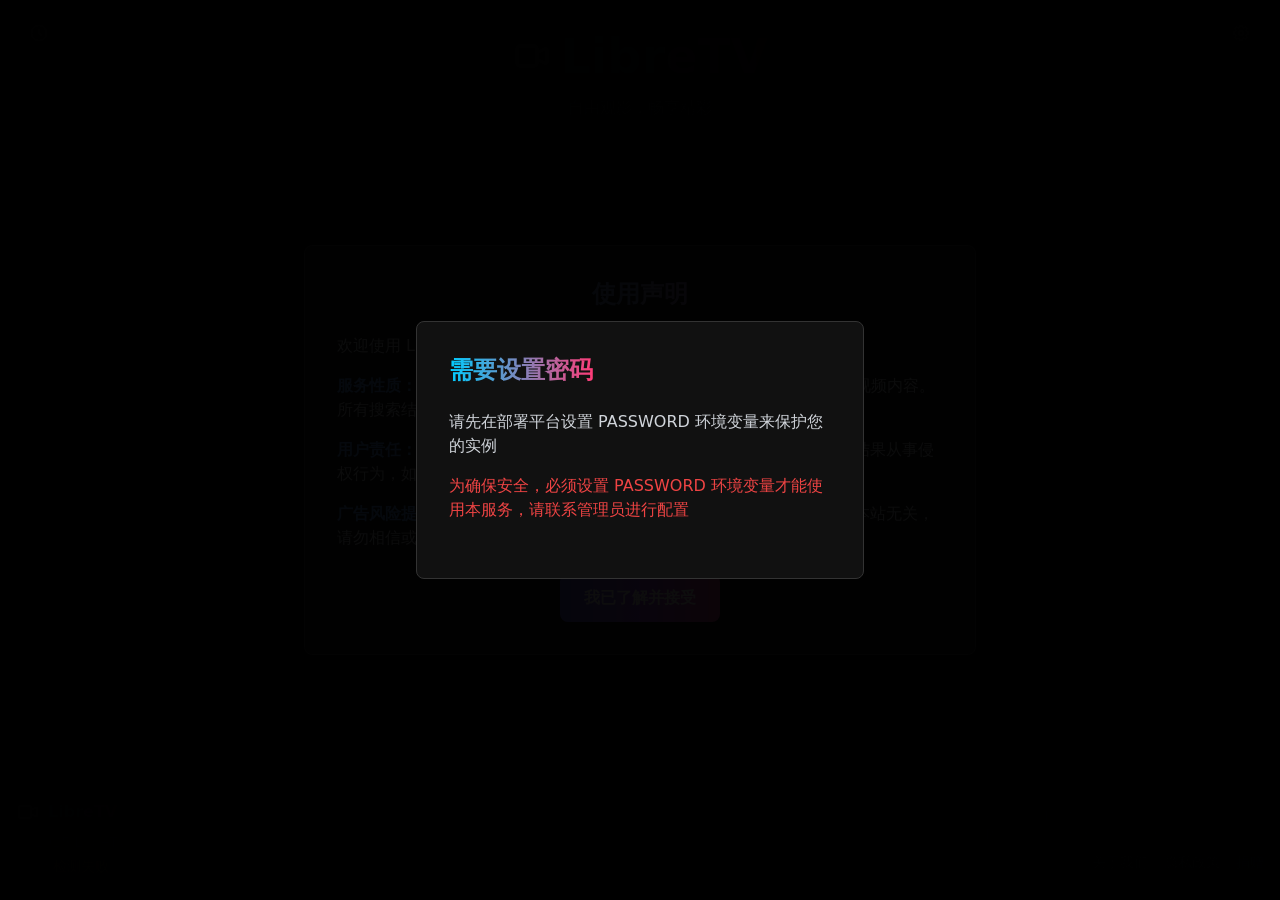
<file: index.html>
<!DOCTYPE html>
<html lang="zh">
<head>
    <meta charset="UTF-8">
    <meta name="viewport" content="width=device-width, initial-scale=1.0">
    <title>LibreTV - 免费在线视频搜索与观看平台</title>
    <meta name="description" content="LibreTV是一个免费的在线视频搜索平台，无广告、安全，提供来自多个视频源的内容搜索与观看服务，无需注册即可使用。">
    <meta name="keywords" content="在线视频,免费视频,视频搜索,电影,电视剧,LibreTV">
    <meta name="author" content="LibreTV Team">

    <!-- Favicon -->
    <link rel="icon" href="image/logo.png">
    <link rel="apple-touch-icon" href="image/logo-black.png">
    <link rel="manifest" href="manifest.json">
    
    <script src="libs/tailwindcss.min.js"></script>
    <link rel="stylesheet" href="css/styles.css">
    <link rel="stylesheet" href="css/index.css">
</head>
<body class="page-bg text-white">
    <!-- 将历史记录按钮移到左上角，并缩小尺寸 -->
    <div class="fixed top-4 left-4 z-10">
        <button onclick="toggleHistory(event)" class="bg-[#222] hover:bg-[#333] border border-[#333] hover:border-white rounded-lg px-3 py-1.5 transition-colors" aria-label="观看历史">
            <svg class="w-5 h-5" fill="none" stroke="currentColor" viewBox="0 0 24 24" aria-hidden="true">
                <path stroke-linecap="round" stroke-linejoin="round" stroke-width="2" d="M12 8v4l3 3m6-3a9 9 0 11-18 0 9 9 0 0118 0z"></path>
            </svg>
        </button>
    </div>

    <!-- 设置按钮保留在右上角，并缩小尺寸 -->
    <div class="fixed top-4 right-4 z-10">
        <button onclick="toggleSettings(event)" class="bg-[#222] hover:bg-[#333] border border-[#333] hover:border-white rounded-lg px-3 py-1.5 transition-colors" aria-label="打开设置">
            <svg class="w-5 h-5" fill="none" stroke="currentColor" viewBox="0 0 24 24" aria-hidden="true">
                <path stroke-linecap="round" stroke-linejoin="round" stroke-width="2" d="M10.325 4.317c.426-1.756 2.924-1.756 3.35 0a1.724 1.724 0 002.573 1.066c1.543-.94 3.31.826 2.37 2.37a1.724 1.724 0 001.065 2.572c1.756.426 1.756 2.924 0 3.35a1.724 1.724 0 00-1.066 2.573c.94 1.543-.826 3.31-2.37 2.37a1.724 1.724 0 00-2.572 1.065c-.426 1.756-2.924 1.756-3.35 0a1.724 1.724 0 00-2.573-1.066c-1.543.94-3.31-.826-2.37-2.37a1.724 1.724 0 00-1.065-2.572c-1.756-.426-1.756-2.924 0-3.35a1.724 1.724 0 001.066-2.573c-.94-1.543.826-3.31 2.37-2.37.996.608 2.296.07 2.572-1.065z"></path>
                <path stroke-linecap="round" stroke-linejoin="round" stroke-width="2" d="M15 12a3 3 0 11-6 0 3 3 0 016 0z"></path>
            </svg>
        </button>
    </div>
    
    <!-- 历史记录面板 - 标题居中 -->
    <div id="historyPanel" class="history-panel fixed left-0 top-0 h-full bg-[#111] border-r border-[#333] p-6 z-40 transform -translate-x-full transition-transform duration-300" aria-label="观看历史" aria-hidden="true">
        <div class="flex justify-between items-center mb-6">
                <button onclick="toggleHistory()" class="close-btn">
                    <svg fill="none" stroke="currentColor" viewBox="0 0 24 24" aria-hidden="true">
                        <path stroke-linecap="round" stroke-linejoin="round" stroke-width="2" d="M6 18L18 6M6 6l12 12"></path>
                    </svg>
                </button>
            <h3 class="text-xl font-bold gradient-text mx-auto">观看历史</h3>
            <div class="w-4"></div> <!-- 添加一个占位元素以确保标题居中 -->
        </div>
        <div id="historyList" class="pb-4">
            <!-- 历史记录将在这里动态显示 -->
            <div class="text-center text-gray-500 py-8">暂无观看记录</div>
        </div>
        <div class="mt-4 text-center sticky bottom-0 pb-2 pt-2 bg-[#111]">
            <button onclick="clearViewingHistory()" class="px-4 py-2 w-full bg-gradient-to-r from-indigo-500 via-purple-500 to-pink-500 hover:from-indigo-600 hover:via-purple-600 hover:to-pink-600 text-white rounded-lg text-sm transition-all duration-300 shadow-md hover:shadow-lg">
                清空历史记录
            </button>
        </div>
    </div>

    <!-- 设置面板 -->
    <div id="settingsPanel" class="settings-panel fixed right-0 top-0 h-full w-80 bg-[#111] border-l border-[#333] p-6 z-40 overflow-y-auto" aria-label="设置面板" aria-hidden="true">
        <div class="flex justify-between items-center mb-6">
            <h3 class="text-xl font-bold gradient-text">设置</h3>
            <button onclick="toggleSettings()" class="close-btn">
                <svg fill="none" stroke="currentColor" viewBox="0 0 24 24" aria-hidden="true">
                    <path stroke-linecap="round" stroke-linejoin="round" stroke-width="2" d="M6 18L18 6M6 6l12 12"></path>
                </svg>
            </button>
        </div>
        <div class="space-y-5">
            <!-- 数据源设置区域 -->
            <div class="p-3 bg-[#151515] rounded-lg shadow-inner">
                <label class="block text-sm font-medium text-gray-400 mb-3 border-b border-[#333] pb-1">数据源设置</label>
                
                <!-- 批量操作按钮 -->
                <div class="flex space-x-2 mb-3">
                    <button onclick="selectAllAPIs(true)" class="px-2 py-1 bg-[#333] hover:bg-[#444] text-white text-xs rounded">全选</button>
                    <button onclick="selectAllAPIs(false)" class="px-2 py-1 bg-[#333] hover:bg-[#444] text-white text-xs rounded">全不选</button>
                    <button onclick="selectAllAPIs(true, true)" class="px-2 py-1 bg-[#333] hover:bg-[#444] text-white text-xs rounded">全选普通资源</button>
                </div>
                
                <!-- API选择区域 - 使用滚动区域 -->
                <div class="max-h-40 overflow-y-auto bg-[#191919] p-2 rounded-lg mb-3">
                    <div id="apiCheckboxes">
                        <!-- 这里将动态插入API复选框 -->
                    </div>
                </div>
                
                <!-- API信息显示 -->
                <div class="text-xs text-gray-500 flex justify-between items-center">
                    <span>已选API数量：<span id="selectedApiCount" class="text-white">0</span></span>
                    <span id="siteStatus" class="ml-2"></span>
                </div>
            </div>

            <!-- 自定义API管理区域 -->
            <div class="p-3 bg-[#151515] rounded-lg shadow-inner">
                <div class="flex justify-between items-center mb-2">
                    <label class="block text-sm font-medium text-gray-400 border-b border-[#333] w-full pb-1">自定义API</label>
                    <button onclick="showAddCustomApiForm()" class="bg-[#333] hover:bg-[#444] text-white w-6 h-6 rounded-full text-center leading-none text-lg ml-1">+</button>
                </div>
                <div id="customApisList" class="max-h-32 overflow-y-auto mb-2">
                    <!-- 自定义API将显示在这里 -->
                </div>
                
                <!-- 添加自定义API表单 (默认隐藏) -->
                <div id="addCustomApiForm" class="hidden mt-2 p-2 bg-[#191919] rounded-lg">
                    <input type="text" id="customApiName" placeholder="API名称" class="w-full bg-[#222] border border-[#333] text-white px-2 py-1 rounded mb-2" autocomplete="off">
                    <input type="text" id="customApiUrl" placeholder="https://abc.com" class="w-full bg-[#222] border border-[#333] text-white px-2 py-1 rounded mb-2" autocomplete="off">
                    <!-- 新增 detail 地址输入框 -->
                    <input type="text" id="customApiDetail" placeholder="detail地址（可选）" class="w-full bg-[#222] border border-[#333] text-white px-2 py-1 rounded mb-2" autocomplete="off">
                    <!-- 添加成人内容切换 -->
                    <div class="flex items-center mb-2">
                        <input type="checkbox" id="customApiIsAdult" class="form-checkbox h-4 w-4 text-pink-500 bg-[#222] border border-[#333]">
                        <label for="customApiIsAdult" class="ml-2 text-xs text-pink-400">黄色资源站</label>
                    </div>
                    <div class="flex space-x-2">
                        <button onclick="addCustomApi()" class="bg-blue-600 hover:bg-blue-700 text-white px-3 py-1 rounded text-xs">添加</button>
                        <button onclick="cancelAddCustomApi()" class="bg-[#444] hover:bg-[#555] text-white px-3 py-1 rounded text-xs">取消</button>
                    </div>
                </div>
            </div>
            
            <!-- 内容过滤设置区域 -->
            <div class="p-3 bg-[#151515] rounded-lg shadow-inner">
                <label class="block text-sm font-medium text-gray-400 mb-3 border-b border-[#333] pb-1">功能开关</label>
                
                <!-- 黄色内容过滤开关 -->
                <div class="flex flex-col mb-3 pb-3 border-b border-[#222] relative">
                    <div class="flex items-center justify-between">
                        <div>
                            <label class="text-sm font-medium text-gray-400">黄色内容过滤</label>
                            <p class="text-xs text-gray-500 mt-1 filter-description">过滤"伦理片"等黄色内容</p>
                        </div>
                        <div class="relative inline-block w-12 align-middle select-none">
                            <input type="checkbox" id="yellowFilterToggle" class="opacity-0 absolute w-full h-full cursor-pointer z-10">
                            <div class="toggle-bg bg-[#333] w-12 h-6 rounded-full transition-colors duration-300 ease-in-out"></div>
                            <div class="toggle-dot absolute w-5 h-5 bg-white rounded-full top-0.5 left-0.5 transition-transform duration-300 ease-in-out"></div>
                        </div>
                    </div>
                    <!-- 警告提示将在这里动态插入 -->
                </div>
                
                <!-- 广告过滤开关 -->
                <div class="flex items-center justify-between mb-3 pb-3 border-b border-[#222]">
                    <div>
                        <label class="text-sm font-medium text-gray-400">分片广告过滤</label>
                        <p class="text-xs text-gray-500 mt-1">关闭可减少旧版浏览器卡顿</p>
                    </div>
                    <div class="relative inline-block w-12 align-middle select-none">
                        <input type="checkbox" id="adFilterToggle" class="opacity-0 absolute w-full h-full cursor-pointer z-10">
                        <div class="toggle-bg bg-[#333] w-12 h-6 rounded-full transition-colors duration-300 ease-in-out"></div>
                        <div class="toggle-dot absolute w-5 h-5 bg-white rounded-full top-0.5 left-0.5 transition-transform duration-300 ease-in-out"></div>
                    </div>
                </div>
                
                <!-- 豆瓣热门开关 -->
                <div class="flex items-center justify-between">
                    <div>
                        <label class="text-sm font-medium text-gray-400">豆瓣热门推荐</label>
                        <p class="text-xs text-gray-500 mt-1">首页显示豆瓣热门影视内容</p>
                    </div>
                    <div class="relative inline-block w-12 align-middle select-none">
                        <input type="checkbox" id="doubanToggle" class="opacity-0 absolute w-full h-full cursor-pointer z-10">
                        <div class="toggle-bg bg-[#333] w-12 h-6 rounded-full transition-colors duration-300 ease-in-out"></div>
                        <div class="toggle-dot absolute w-5 h-5 bg-white rounded-full top-0.5 left-0.5 transition-transform duration-300 ease-in-out"></div>
                    </div>
                </div>
            </div>

            <!-- 一般功能区域 -->
            <div class="p-3 bg-[#151515] rounded-lg shadow-inner">
                <label class="block text-sm font-medium text-gray-400 mb-3 border-b border-[#333] pb-1">一般功能</label>
                <button onclick="importConfig()" class="px-4 py-2 w-full bg-gradient-to-r from-indigo-500 via-purple-500 to-pink-500 hover:from-indigo-600 hover:via-purple-600 hover:to-pink-600 text-white rounded-lg text-sm transition-all duration-300 shadow-md hover:shadow-lg mb-2">导入配置</button>
                <button onclick="exportConfig()" class="px-4 py-2 mb-2 w-full bg-gradient-to-r from-indigo-500 via-purple-500 to-pink-500 hover:from-indigo-600 hover:via-purple-600 hover:to-pink-600 text-white rounded-lg text-sm transition-all duration-300 shadow-md hover:shadow-lg">导出配置</button>
                <button onclick="clearLocalStorage()" class="px-4 py-2 w-full bg-gradient-to-r from-indigo-500 via-purple-500 to-pink-500 hover:from-indigo-600 hover:via-purple-600 hover:to-pink-600 text-white rounded-lg text-sm transition-all duration-300 shadow-md hover:shadow-lg">清除Cookie</button>
            </div>
        </div>
    </div>

    <div class="container mx-auto px-4 py-8 flex flex-col h-screen">
        <div class="flex-1 flex flex-col">
            <!-- 网站标志和口号 -->
            <header class="text-center mb-2">
                <div class="flex justify-center items-center mb-4">
                    <a href="#" onclick="resetToHome(); return false;" class="flex items-center">
                        <svg class="w-10 h-10 mr-2" fill="none" stroke="currentColor" viewBox="0 0 24 24">
                            <path stroke-linecap="round" stroke-linejoin="round" stroke-width="2" d="M15 10l4.553-2.276A1 1 0 0121 8.618v6.764a1 1 0 01-1.447.894L15 14M5 18h8a2 2 0 002-2V8a2 2 0 00-2-2H5a2 2 0 00-2 2v8a2 2 0 002 2z"></path>
                        </svg>
                        <h1 class="text-5xl font-bold gradient-text">LibreTV</h1>
                    </a>
                </div>
                <p class="text-gray-400 mb-8">自由观影，畅享精彩</p>
            </header>
            

            <div id="searchArea" class="flex-1 flex flex-col items-center justify-center">
                <div class="w-full max-w-2xl">
                    <div class="flex items-stretch mb-3 h-14 shadow-lg rounded-lg overflow-hidden">
                        <!-- 首页按钮 -->
                        <button onclick="resetToHome()" 
                                class="w-20 sm:w-24 flex items-center justify-center bg-white text-black font-medium hover:bg-gray-200 transition-colors" 
                                aria-label="返回首页" title="返回首页">
                            首页
                        </button>
                        <!-- 搜索输入 -->
                        <input type="text" 
                               id="searchInput" 
                               class="flex-1 bg-[#111] border-y border-[#333] text-white px-6 py-0 focus:outline-none transition-colors min-w-0" 
                               placeholder="搜索你喜欢的视频..." 
                               autocomplete="off"
                               aria-label="视频搜索框"
                               oninput="toggleClearButton()">
                        <!-- 清空按钮 -->
                        <button id="clearSearchInput" 
                                class="flex pr-2 bg-[#111] border-y border-[#333] items-center justify-center text-gray-400 hover:text-white hidden"
                                onclick="clearSearchInput()"
                                aria-label="清空搜索框"
                                title="清空搜索框">
                            <svg class="w-6 h-6" fill="none" stroke="currentColor" viewBox="0 0 24 24">
                                <path stroke-linecap="round" stroke-linejoin="round" stroke-width="2" d="M6 18L18 6M6 6l12 12"></path>
                            </svg>
                        </button>
                        <!-- 搜索按钮 -->
                        <button onclick="search()" 
                                class="w-20 sm:w-24 flex items-center justify-center bg-white text-black font-medium hover:bg-gray-200 transition-colors" 
                                aria-label="搜索按钮">
                            搜索
                        </button>
                    </div>
                    
                    <!-- 添加最近搜索记录部分 -->
                    <div id="recentSearches" class="mt-4 flex flex-wrap gap-2" aria-label="最近搜索记录">
                        <!-- 这里会动态插入最近的搜索记录 -->
                    </div>
                </div>
            </div>
            
            <!-- 豆瓣热门推荐区域: 默认隐藏，现在位于搜索区域下方，调整宽度 -->
            <div id="doubanArea" class="w-full my-8 hidden">
                <div class="mx-auto max-w-screen-xl px-2">
                    <!-- 改进标题和标签区域布局 -->
                    <div class="mb-4">
                        <!-- 标题和刷新按钮一行 -->
                        <div class="flex items-center justify-between mb-4">
                            <div class="flex items-center">
                                <h2 class="text-xl font-bold text-white mr-4">豆瓣热门</h2>
                                <!-- 添加电影/电视剧切换开关 -->
                                <div class="flex items-center bg-[#222] rounded-full p-1">
                                    <button id="douban-movie-toggle" class="px-3 py-1 text-sm rounded-full bg-pink-600 text-white">电影</button>
                                    <button id="douban-tv-toggle" class="px-3 py-1 text-sm rounded-full text-gray-300 hover:text-white">电视剧</button>
                                </div>
                            </div>
                            <button id="douban-refresh" class="text-sm px-3 py-1 bg-pink-600 hover:bg-pink-700 text-white rounded-lg flex items-center gap-1">
                                <span>换一批</span>
                                <svg xmlns="http://www.w3.org/2000/svg" class="h-4 w-4" fill="none" viewBox="0 0 24 24" stroke="currentColor">
                                    <path stroke-linecap="round" stroke-linejoin="round" stroke-width="2" d="M4 4v5h.582m15.356 2A8.001 8.001 0 004.582 9m0 0H9m11 11v-5h-.581m0 0a8.003 8.003 0 01-15.357-2m15.357 2H15" />
                                </svg>
                            </button>
                        </div>
                        <!-- 分类标签独立成行，添加滚动支持以适应移动设备 -->
                        <div class="overflow-x-auto pb-2">
                            <div id="douban-tags" class="flex space-x-2 min-w-max"></div>
                        </div>
                    </div>
                    
                    <!-- 推荐内容 -->
                    <div id="douban-results" class="grid grid-cols-2 sm:grid-cols-3 md:grid-cols-4 lg:grid-cols-6 xl:grid-cols-8 gap-3"></div>
                </div>
            </div>
            
            <!-- 搜索结果：初始隐藏 -->
            <div id="resultsArea" class="w-full hidden">
                <div class="mx-auto max-w-7xl px-2"> <!-- 添加最大宽度限制并居中 -->
                    <div class="flex justify-end items-center mb-4">
                        <div class="text-sm text-gray-400">
                            <span id="searchResultsCount">0</span> 个结果
                        </div>
                    </div>
                    <!-- 修改网格布局以适应大一些的横向卡片 -->
                    <div id="results" class="grid grid-cols-1 sm:grid-cols-2 md:grid-cols-3 lg:grid-cols-4 gap-4">
                        <!-- 结果将在这里动态生成 -->
                    </div>
                </div>
            </div>
        </div>
    </div>

    <!-- 页脚区域 -->
    <footer class="footer mt-8 py-6 border-t border-[#333] bg-[#0a0a0a]">
        <div class="container mx-auto px-4">
            <div class="flex flex-col md:flex-row justify-between items-center">
                <div class="mb-4 md:mb-0">
                    <div class="flex items-center justify-center md:justify-start">
                        <svg class="w-6 h-6 mr-2" fill="none" stroke="currentColor" viewBox="0 0 24 24">
                            <path stroke-linecap="round" stroke-linejoin="round" stroke-width="2" d="M15 10l4.553-2.276A1 1 0 0121 8.618v6.764a1 1 0 01-1.447.894L15 14M5 18h8a2 2 0 002-2V8a2 2 0 00-2-2H5a2 2 0 00-2 2v8a2 2 0 002 2z"></path>
                        </svg>
                        <span class="gradient-text font-bold">LibreTV</span>
                    </div>
                    <p class="text-gray-500 text-sm mt-2 text-center md:text-left">© 2025 LibreTV - 自由观影，畅享精彩</p>
                </div>
                
                <div class="text-center md:text-right">
                    <p class="text-gray-500 text-sm max-w-md">
                        免责声明：本站仅为视频搜索工具，不存储、上传或分发任何视频内容。
                        所有视频均来自第三方API接口。如有侵权，请联系相关内容提供方。
                    </p>
                    <div class="mt-2 flex justify-center md:justify-end space-x-4">
                        <a href="about.html" class="text-gray-400 hover:text-white text-sm transition-colors">关于我们</a>
                        <a href="about.html" class="text-gray-400 hover:text-white text-sm transition-colors">隐私政策</a>
                        <a href="https://www.msf.hk/zh-hant/donate/general?type=one-off" target="_blank" rel="noopener" class="text-blue-400 hover:text-blue-300 text-sm transition-colors">捐赠</a>
                    </div>
                </div>
            </div>
        </div>
    </footer>

    <!-- 详情模态框 -->
    <div id="modal" class="fixed inset-0 bg-black/95 hidden flex items-center justify-center transition-opacity duration-300 z-40">
        <div class="bg-[#111] p-8 rounded-lg w-11/12 max-w-4xl border border-[#333] max-h-[90vh] flex flex-col">
            <div class="flex justify-between items-center mb-6 flex-none">
                <h2 id="modalTitle" class="text-2xl font-bold gradient-text break-words pr-4 max-w-[80%]"></h2>
                <button onclick="closeModal()" class="text-gray-400 hover:text-white text-2xl transition-colors flex-shrink-0">&times;</button>
            </div>
            <div id="modalContent" class="overflow-auto flex-1 min-h-0">
                <div class="grid grid-cols-2 sm:grid-cols-4 md:grid-cols-6 lg:grid-cols-8 gap-2">
                </div>
            </div>
        </div>
    </div>

    <!-- 密码验证弹窗 -->
    <div id="passwordModal" class="fixed inset-0 bg-black/95 hidden items-center justify-center z-[65] transition-opacity duration-300">
        <div class="bg-[#111] p-8 rounded-lg w-11/12 max-w-md border border-[#333] max-h-[90vh] flex flex-col">
            <div class="flex justify-between items-center mb-6 flex-none">
                <h2 class="text-2xl font-bold gradient-text">访问验证</h2>
            </div>
            <div class="mb-6">
                <p class="text-gray-300 mb-4">请输入密码继续访问</p>
                <form id="passwordForm" onsubmit="handlePasswordSubmit(); return false;">
                    <input type="text" name="username" id="username" autocomplete="username" style="display:none" tabindex="-1" aria-hidden="true">
                    <input type="password" id="passwordInput" class="w-full bg-[#111] border border-[#333] text-white px-4 py-3 rounded-lg focus:outline-none focus:border-white transition-colors" placeholder="密码..." autocomplete="new-password">
                    <div class="mt-4 w-full flex space-x-4">
                        <button id="passwordSubmitBtn" type="submit" class="flex-1 bg-blue-600 hover:bg-blue-700 text-white px-4 py-2 rounded">提交</button>
                        <button id="passwordCancelBtn" type="button" onclick="hidePasswordModal()" class="flex-1 bg-blue-600 hover:bg-blue-700 text-white px-4 py-2 rounded">取消</button>
                    </div>
                </form>
                <p id="passwordError" class="text-red-500 mt-2 hidden">密码错误，请重试</p>
            </div>
        </div>
    </div>

    <!-- 版权声明弹窗 -->
    <div id="disclaimerModal" class="fixed inset-0 bg-black/90 hidden items-center justify-center z-[60]">
        <div class="bg-[#111] p-8 rounded-lg border border-[#333] w-11/12 max-w-2xl max-h-[90vh] overflow-y-auto">
            <h2 class="text-2xl font-bold gradient-text mb-6 text-center">使用声明</h2>
            <div class="text-gray-300 space-y-4">
                <p>
                    欢迎使用 LibreTV。在开始使用前，请您了解并同意以下条款：
                </p>
                <p>
                    <strong class="text-blue-400">服务性质：</strong> LibreTV 仅提供视频搜索服务，不直接提供、存储或上传任何视频内容。所有搜索结果均来自第三方公开接口。
                </p>
                <p>
                    <strong class="text-blue-400">用户责任：</strong> 用户在使用本站服务时，须遵守相关法律法规，不得利用搜索结果从事侵权行为，如下载、传播未经授权的作品等。
                </p>
                <p>
                    <strong class="text-blue-400">广告风险提示：</strong> 本站所有视频均来自第三方采集站，视频中出现的广告与本站无关，请勿相信或点击视频中的任何广告内容，谨防上当受骗。
                </p>
            </div>
            <div class="mt-6 flex justify-center">
                <button id="acceptDisclaimerBtn" class="px-6 py-3 bg-gradient-to-r from-indigo-500 via-purple-500 to-pink-500 text-white font-semibold rounded-lg hover:shadow-lg transition-all duration-300">
                    我已了解并接受
                </button>
            </div>
        </div>
    </div>

    <!-- 错误提示框 -->
    <div id="toast" class="fixed top-4 left-1/2 -translate-x-1/2 bg-red-500 text-white px-6 py-3 rounded-lg shadow-lg transform transition-all duration-300 opacity-0 -translate-y-full z-50">
        <p id="toastMessage"></p>
    </div>

    <!-- 添加 loading 提示框 -->
    <div id="loading" class="fixed inset-0 bg-black/80 hidden items-center justify-center z-50">
        <div class="bg-[#111] p-8 rounded-lg border border-[#333] flex items-center space-x-4">
            <div class="w-8 h-8 border-4 border-white border-t-transparent rounded-full animate-spin"></div>
            <p class="text-white text-lg">加载中...</p>
        </div>
    </div>

    <!-- JSON-LD 结构化数据 -->
    <script type="application/ld+json">
    {
        "@context": "https://schema.org",
        "@type": "WebSite",
        "name": "LibreTV",
        "url": "https://libretv.is-an.org/",
        "description": "免费在线视频搜索与观看平台",
        "potentialAction": {
            "@type": "SearchAction",
            "target": "https://libretv.is-an.org/?s={search_term_string}",
            "query-input": "required name=search_term_string"
        }
    }
    </script>

    <!-- 引入纯 JS sha256（HTTP 下依然可用） -->
    <script src="libs/sha256.min.js"></script>
    <script>
        // 保存原始 js‑sha256 实现，避免被 password.js 覆盖
        window._jsSha256 = window.sha256;
    </script>
    <script src="js/config.js"></script>
    <script src="js/proxy-auth.js"></script>
    <script src="js/customer_site.js"></script>
    <script src="js/ui.js"></script>
    <script src="js/api.js"></script>
    <script src="js/douban.js"></script>
    <script src="js/password.js"></script>
    <script src="js/search.js"></script>
    <script src="js/app.js"></script>

    <!-- PWA 注册 -->
    <script src="js/pwa-register.js"></script>

    <!-- 环境变量注入脚本 -->
    <script>
        // 创建全局环境变量对象
        window.__ENV__ = window.__ENV__ || {};
        
        // 注入服务器端环境变量 (将由服务器端替换)
        // PASSWORD 变量将在这里被服务器端注入
        window.__ENV__.PASSWORD = "{{PASSWORD}}";
    </script>

    <!-- 版本检测脚本 -->
    <script src="js/version-check.js"></script>

    <!-- 添加弹窗和URL搜索参数处理脚本 -->
    <script src="js/index-page.js"></script>
</body>
</html>
</file>
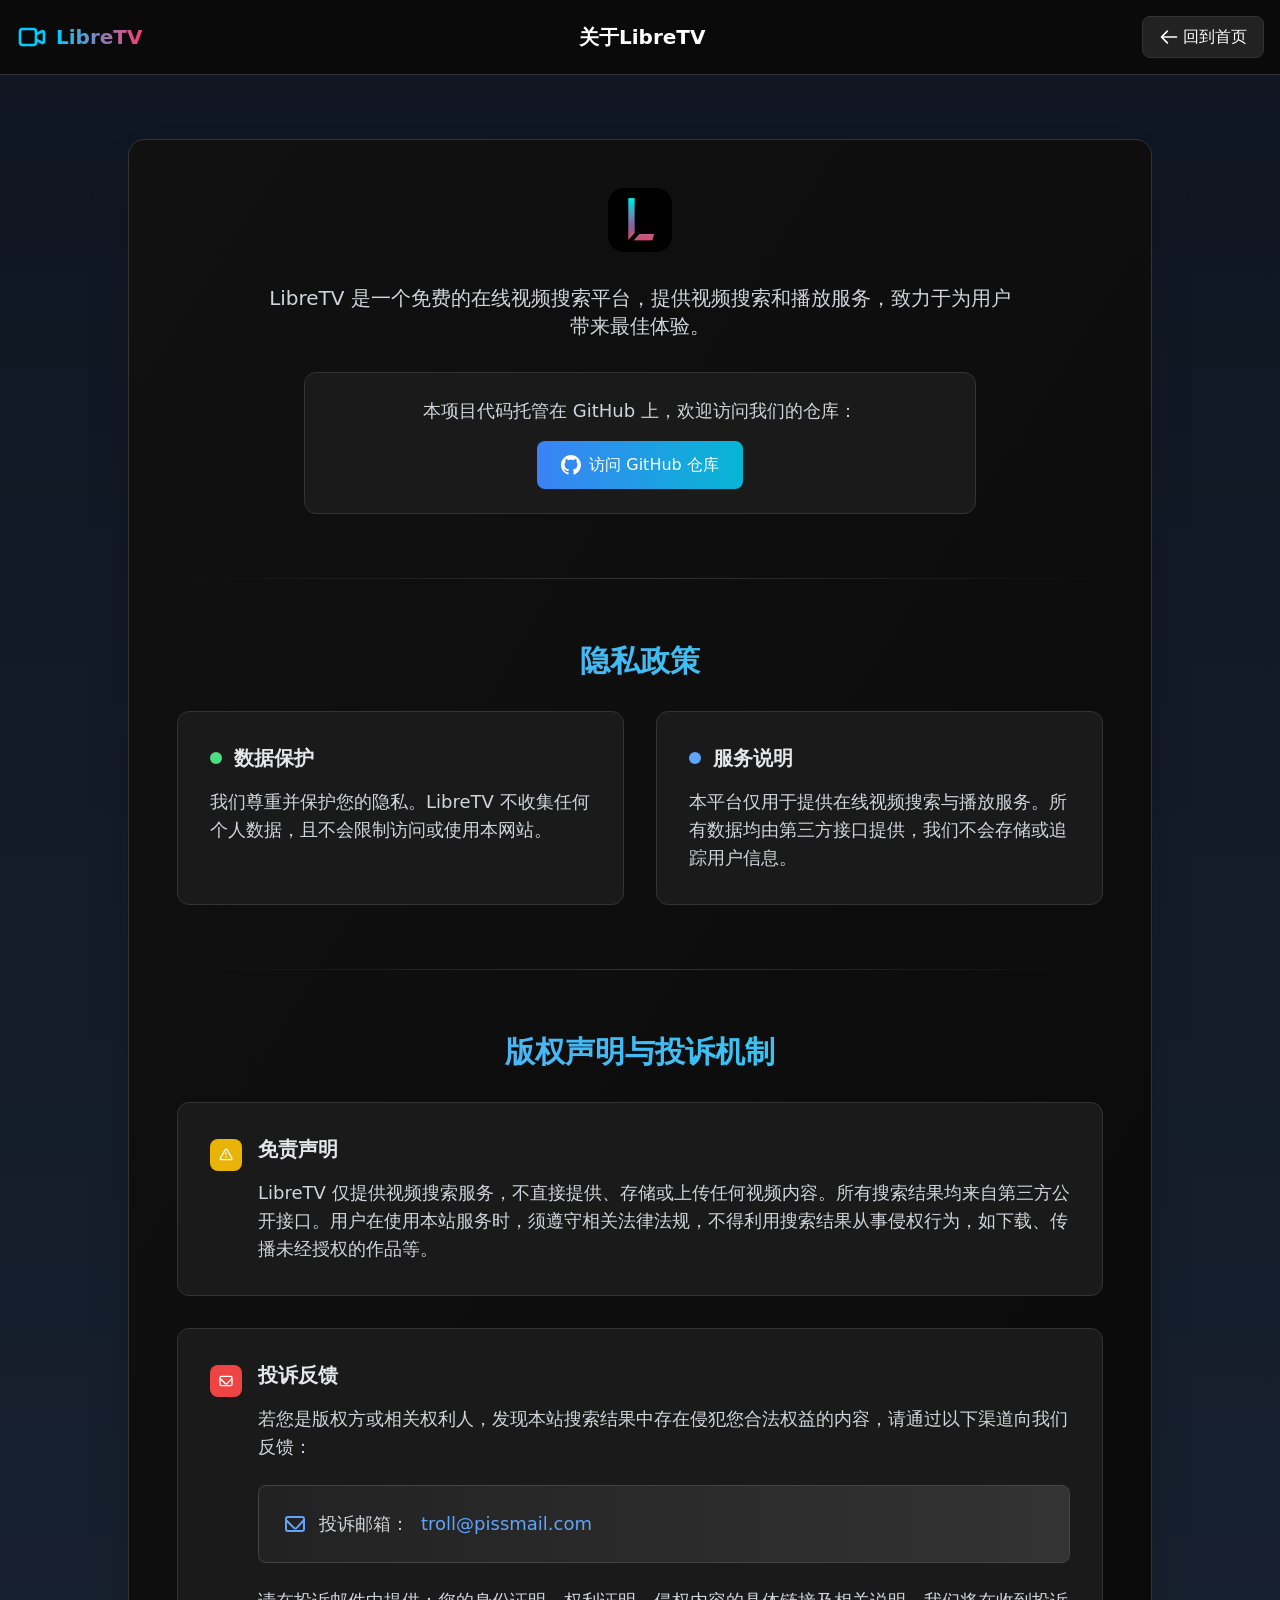
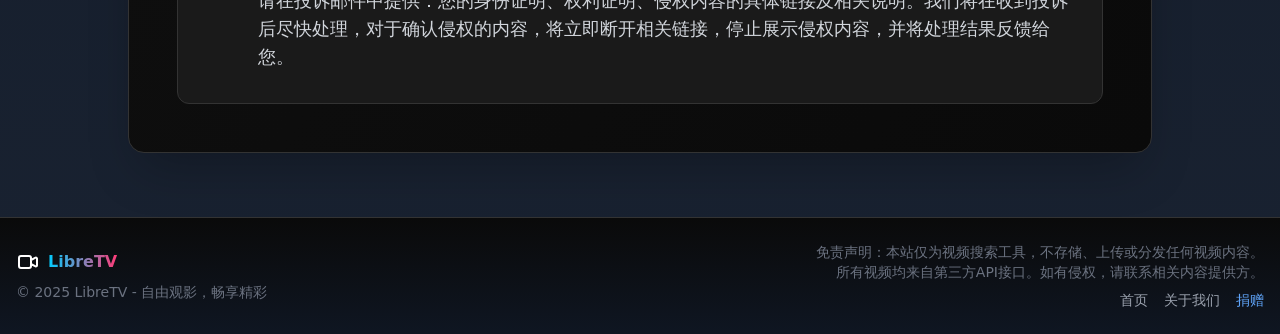
<file: about.html>
<!DOCTYPE html>
<html lang="zh">
<head>
	<meta charset="UTF-8">
	<meta name="viewport" content="width=device-width, initial-scale=1.0">
	<title>关于我们 - LibreTV</title>
	<script src="libs/tailwindcss.min.js"></script>
	<link rel="stylesheet" href="css/styles.css">
	<link rel="manifest" href="manifest.json">
	
	<!-- Favicon -->
    <link rel="icon" href="image/logo.png">
    <link rel="apple-touch-icon" href="image/logo-black.png">
</head>
<body class="page-bg text-white flex flex-col min-h-screen">
	<header class="border-b border-[#333] bg-[#0a0a0a] p-4">
        <div class="container mx-auto flex items-center">
            <div class="flex items-center">
                <a href="/" class="flex items-center">
                    <svg class="w-8 h-8 mr-2 text-[#00ccff]" fill="none" stroke="currentColor" viewBox="0 0 24 24">
                        <path stroke-linecap="round" stroke-linejoin="round" stroke-width="2" d="M15 10l4.553-2.276A1 1 0 0121 8.618v6.764a1 1 0 01-1.447.894L15 14M5 18h8a2 2 0 002-2V8a2 2 0 00-2-2H5a2 2 0 00-2 2v8a2 2 0 002 2z"></path>
                    </svg>
                    <h1 class="text-xl font-bold gradient-text">LibreTV</h1>
                </a>
            </div>
            <div class="flex-1 text-center">
                <h2 class="text-xl font-semibold">关于LibreTV</h2>
            </div>
            <div class="flex items-center">
                <a href="/" class="px-4 py-2 bg-[#222] hover:bg-[#333] border border-[#333] rounded-lg transition-colors flex items-center">
                    <svg class="w-5 h-5 mr-1" viewBox="0 0 24 24" fill="#ffffff" xmlns="http://www.w3.org/2000/svg">
                        <path d="M10 19l-7-7m0 0l7-7m-7 7h18" stroke="currentColor" stroke-width="2" stroke-linecap="round" stroke-linejoin="round"/>
                    </svg>
                    回到首页
                </a>
            </div>
        </div>
    </header>	<main class="flex-grow container mx-auto px-4 sm:px-6 py-8 sm:py-16">
		<div class="max-w-5xl mx-auto">
			<!-- 主要内容区域 -->
			<div class="bg-gradient-to-br from-[#111] to-[#0a0a0a] border border-[#333] rounded-xl sm:rounded-2xl p-4 sm:p-8 lg:p-12 shadow-2xl">
				<!-- 项目介绍 -->				
				 <div class="text-center mb-8 sm:mb-16">
					<div class="inline-flex items-center justify-center w-12 h-12 sm:w-16 sm:h-16 rounded-xl sm:rounded-2xl mb-6 sm:mb-8">
						<img src="image/logo-black.png" alt="LibreTV Logo" class="w-12 h-12 sm:w-16 sm:h-16 rounded-xl sm:rounded-2xl">
					</div>
					
					<p class="text-gray-300 text-lg sm:text-xl mb-6 sm:mb-8 leading-relaxed max-w-3xl mx-auto px-2">
						LibreTV 是一个免费的在线视频搜索平台，提供视频搜索和播放服务，致力于为用户带来最佳体验。
					</p>
					<div class="bg-[#1a1a1a] border border-[#333] rounded-lg sm:rounded-xl p-4 sm:p-6 max-w-2xl mx-auto">
						<p class="text-gray-300 text-base sm:text-lg mb-4 px-1">
							本项目代码托管在 GitHub 上，欢迎访问我们的仓库：
						</p>
						<a href="https://github.com/LibreSpark/LibreTV" class="inline-flex items-center px-4 sm:px-6 py-2 sm:py-3 bg-gradient-to-r from-blue-500 to-cyan-500 hover:from-blue-600 hover:to-cyan-600 text-white text-sm sm:text-base font-medium rounded-lg transition-all duration-300 transform hover:scale-105" target="_blank" rel="noopener">
							<svg class="w-4 h-4 sm:w-5 sm:h-5 mr-2" fill="currentColor" viewBox="0 0 24 24">
								<path d="M12 0c-6.626 0-12 5.373-12 12 0 5.302 3.438 9.8 8.207 11.387.599.111.793-.261.793-.577v-2.234c-3.338.726-4.033-1.416-4.033-1.416-.546-1.387-1.333-1.756-1.333-1.756-1.089-.745.083-.729.083-.729 1.205.084 1.839 1.237 1.839 1.237 1.07 1.834 2.807 1.304 3.492.997.107-.775.418-1.305.762-1.604-2.665-.305-5.467-1.334-5.467-5.931 0-1.311.469-2.381 1.236-3.221-.124-.303-.535-1.524.117-3.176 0 0 1.008-.322 3.301 1.23.957-.266 1.983-.399 3.003-.404 1.02.005 2.047.138 3.006.404 2.291-1.552 3.297-1.23 3.297-1.23.653 1.653.242 2.874.118 3.176.77.84 1.235 1.911 1.235 3.221 0 4.609-2.807 5.624-5.479 5.921.43.372.823 1.102.823 2.222v3.293c0 .319.192.694.801.576 4.765-1.589 8.199-6.086 8.199-11.386 0-6.627-5.373-12-12-12z"/>
							</svg>
							<span class="break-words">访问 GitHub 仓库</span>
						</a>
					</div>
				</div>				<!-- 分割线 -->
				<div class="w-full h-px bg-gradient-to-r from-transparent via-[#333] to-transparent mb-8 sm:mb-16"></div>

				<!-- 隐私政策 -->
				<div class="mb-8 sm:mb-16">
					<h2 class="text-2xl sm:text-3xl font-bold mb-6 sm:mb-8 text-center bg-gradient-to-r from-blue-400 to-cyan-400 bg-clip-text text-transparent">隐私政策</h2>
					<div class="grid grid-cols-1 md:grid-cols-2 gap-4 sm:gap-8">
						<div class="bg-[#1a1a1a] border border-[#333] rounded-xl p-4 sm:p-8">
							<div class="flex items-center mb-3 sm:mb-4">
								<div class="w-3 h-3 bg-green-400 rounded-full mr-3"></div>
								<h3 class="text-lg sm:text-xl font-semibold text-gray-200">数据保护</h3>
							</div>
							<p class="text-gray-300 text-base sm:text-lg leading-relaxed">
								我们尊重并保护您的隐私。LibreTV 不收集任何个人数据，且不会限制访问或使用本网站。
							</p>
						</div>
						<div class="bg-[#1a1a1a] border border-[#333] rounded-xl p-4 sm:p-8">
							<div class="flex items-center mb-3 sm:mb-4">
								<div class="w-3 h-3 bg-blue-400 rounded-full mr-3"></div>
								<h3 class="text-lg sm:text-xl font-semibold text-gray-200">服务说明</h3>
							</div>
							<p class="text-gray-300 text-base sm:text-lg leading-relaxed">
								本平台仅用于提供在线视频搜索与播放服务。所有数据均由第三方接口提供，我们不会存储或追踪用户信息。
							</p>
						</div>
					</div>
				</div>

				<!-- 分割线 -->
				<div class="w-full h-px bg-gradient-to-r from-transparent via-[#333] to-transparent mb-8 sm:mb-16"></div>				<!-- 版权声明与投诉机制 -->
				<div>
					<h2 class="text-2xl sm:text-3xl font-bold mb-6 sm:mb-8 text-center bg-gradient-to-r from-blue-400 to-cyan-400 bg-clip-text text-transparent">版权声明与投诉机制</h2>
					<div class="space-y-6 sm:space-y-8">
						<div class="bg-[#1a1a1a] border border-[#333] rounded-xl p-4 sm:p-8">
							<div class="flex items-start">
								<div class="flex-shrink-0 w-8 h-8 bg-yellow-500 rounded-lg flex items-center justify-center mr-3 sm:mr-4 mt-1">
									<svg class="w-4 h-4 text-white" fill="none" stroke="currentColor" viewBox="0 0 24 24">
										<path stroke-linecap="round" stroke-linejoin="round" stroke-width="2" d="M12 9v2m0 4h.01m-6.938 4h13.856c1.54 0 2.502-1.667 1.732-2.5L13.732 4c-.77-.833-1.964-.833-2.732 0L3.732 16.5c-.77.833.192 2.5 1.732 2.5z"></path>
									</svg>
								</div>
								<div>
									<h3 class="text-lg sm:text-xl font-semibold text-gray-200 mb-3 sm:mb-4">免责声明</h3>
									<p class="text-gray-300 text-base sm:text-lg leading-relaxed">
										LibreTV 仅提供视频搜索服务，不直接提供、存储或上传任何视频内容。所有搜索结果均来自第三方公开接口。用户在使用本站服务时，须遵守相关法律法规，不得利用搜索结果从事侵权行为，如下载、传播未经授权的作品等。
									</p>
								</div>
							</div>
						</div>
						
						<div class="bg-[#1a1a1a] border border-[#333] rounded-xl p-4 sm:p-8">
							<div class="flex items-start">
								<div class="flex-shrink-0 w-8 h-8 bg-red-500 rounded-lg flex items-center justify-center mr-3 sm:mr-4 mt-1">
									<svg class="w-4 h-4 text-white" fill="none" stroke="currentColor" viewBox="0 0 24 24">
										<path stroke-linecap="round" stroke-linejoin="round" stroke-width="2" d="M3 8l7.89 7.89a2 2 0 002.83 0L21 8M5 19h14a2 2 0 002-2V7a2 2 0 00-2-2H5a2 2 0 00-2 2v10a2 2 0 002 2z"></path>
									</svg>
								</div>
								<div class="flex-1">
									<h3 class="text-lg sm:text-xl font-semibold text-gray-200 mb-3 sm:mb-4">投诉反馈</h3>
									<p class="text-gray-300 text-base sm:text-lg mb-4 sm:mb-6 leading-relaxed">
										若您是版权方或相关权利人，发现本站搜索结果中存在侵犯您合法权益的内容，请通过以下渠道向我们反馈：
									</p>
									<div class="bg-gradient-to-r from-[#222] to-[#333] border border-[#444] rounded-lg p-4 sm:p-6 mb-4 sm:mb-6">
										<div class="flex items-center flex-wrap">
											<svg class="w-5 h-5 sm:w-6 sm:h-6 text-blue-400 mr-2 sm:mr-3 flex-shrink-0" fill="none" stroke="currentColor" viewBox="0 0 24 24">
												<path stroke-linecap="round" stroke-linejoin="round" stroke-width="2" d="M3 8l7.89 7.89a2 2 0 002.83 0L21 8M5 19h14a2 2 0 002-2V7a2 2 0 00-2-2H5a2 2 0 00-2 2v10a2 2 0 002 2z"></path>
											</svg>
											<span class="text-gray-300 text-base sm:text-lg font-medium mr-2 sm:mr-3">投诉邮箱：</span>
											<a href="mailto:troll@pissmail.com" class="text-blue-400 hover:text-blue-300 transition-colors text-base sm:text-lg font-medium break-all">troll@pissmail.com</a>
										</div>
									</div>
									<p class="text-gray-300 text-base sm:text-lg leading-relaxed">
										请在投诉邮件中提供：您的身份证明、权利证明、侵权内容的具体链接及相关说明。我们将在收到投诉后尽快处理，对于确认侵权的内容，将立即断开相关链接，停止展示侵权内容，并将处理结果反馈给您。
									</p>
								</div>
							</div>
						</div>
					</div>
				</div>
			</div>
		</div>
	</main>
	<footer class="footer py-6 border-t border-[#333] bg-[#0a0a0a]">
        <div class="container mx-auto px-4">
            <div class="flex flex-col md:flex-row justify-between items-center">
                <div class="mb-4 md:mb-0">
                    <div class="flex items-center justify-center md:justify-start">
                        <svg class="w-6 h-6 mr-2" fill="none" stroke="currentColor" viewBox="0 0 24 24">
                            <path stroke-linecap="round" stroke-linejoin="round" stroke-width="2" d="M15 10l4.553-2.276A1 1 0 0121 8.618v6.764a1 1 0 01-1.447.894L15 14M5 18h8a2 2 0 002-2V8a2 2 0 00-2-2H5a2 2 0 00-2 2v8a2 2 0 002 2z"></path>
                        </svg>
                        <span class="gradient-text font-bold">LibreTV</span>
                    </div>
                    <p class="text-gray-500 text-sm mt-2 text-center md:text-left">© 2025 LibreTV - 自由观影，畅享精彩</p>
                </div>
                
                <div class="text-center md:text-right">
                    <p class="text-gray-500 text-sm max-w-md">
                        免责声明：本站仅为视频搜索工具，不存储、上传或分发任何视频内容。
                        所有视频均来自第三方API接口。如有侵权，请联系相关内容提供方。
                    </p>
                    <div class="mt-2 flex justify-center md:justify-end space-x-4">
                        <a href="/" class="text-gray-400 hover:text-white text-sm transition-colors">首页</a>
                        <a href="about.html" class="text-gray-400 hover:text-white text-sm transition-colors">关于我们</a>
                        <a href="https://www.msf.hk/zh-hant/donate/general?type=one-off" target="_blank" rel="noopener" class="text-blue-400 hover:text-blue-300 text-sm transition-colors">捐赠</a>
                    </div>
                </div>
            </div>
        </div>
    </footer>
</body>
</html>
</file>
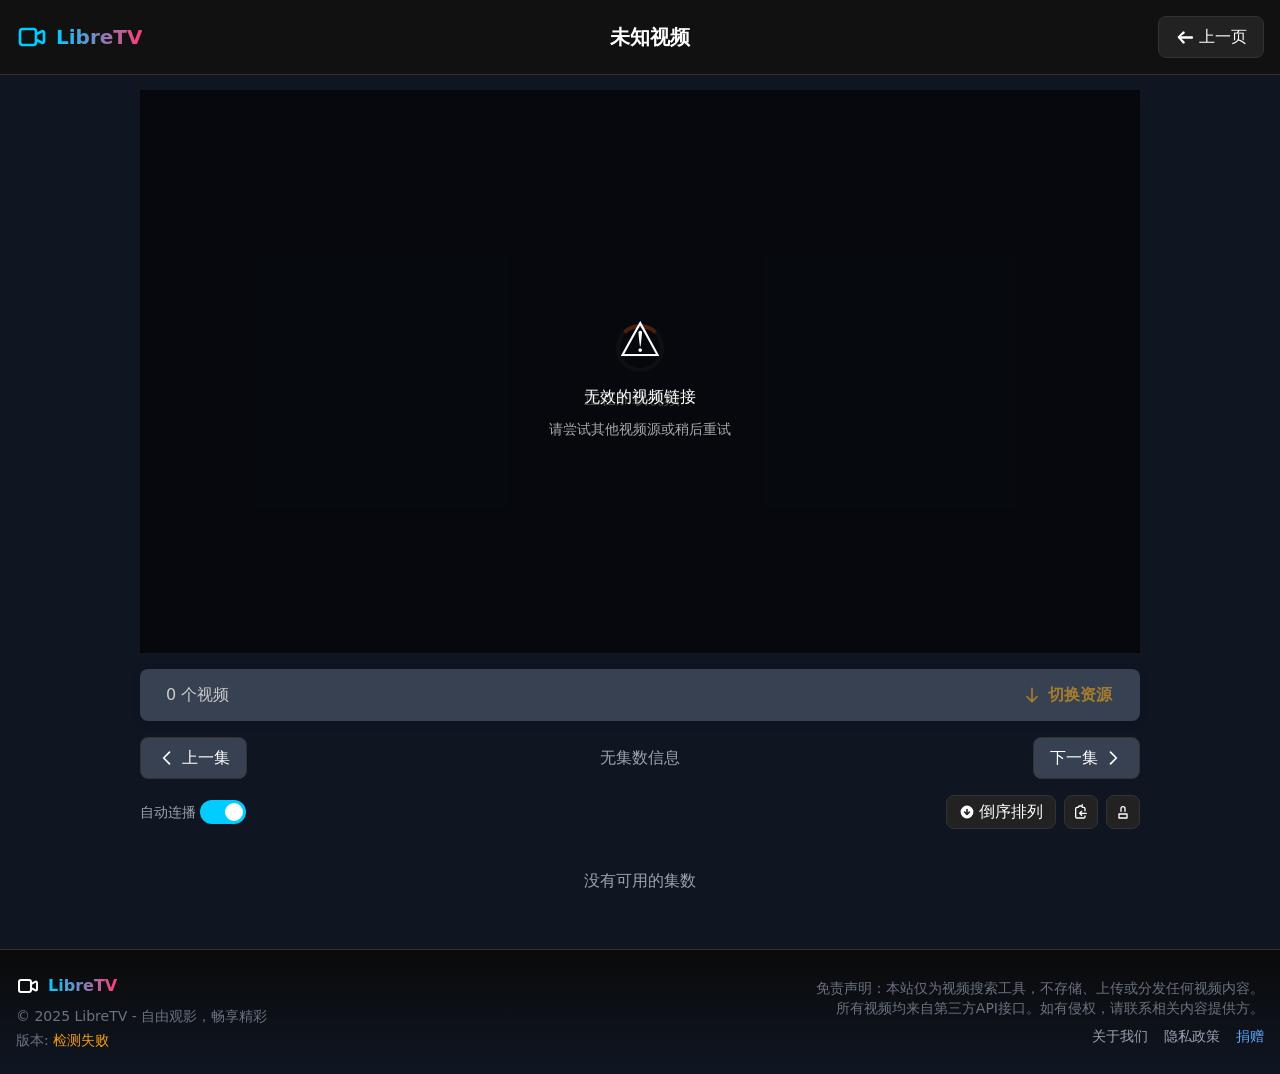
<file: player.html>
<!DOCTYPE html>
<html lang="zh">
<head>
    <meta charset="UTF-8">
    <meta name="viewport" content="width=device-width, initial-scale=1.0">
    <meta name="referrer" content="same-origin">
    <title>LibreTV 播放器</title>

    <!-- Favicon -->
    <link rel="icon" href="image/logo.png">
    <link rel="apple-touch-icon" href="image/logo-black.png">
    <link rel="manifest" href="manifest.json">

    <script src="libs/tailwindcss.min.js"></script>
    <script src="js/version-check.js"></script>
    <link rel="stylesheet" href="css/styles.css">
    <link rel="stylesheet" href="css/player.css">
    
    <meta http-equiv="Cache-Control" content="no-store, must-revalidate">
    <meta http-equiv="Pragma" content="no-cache">
    <meta http-equiv="Expires" content="0">
</head>
<body>
    <header class="player-header-fixed p-4 flex items-center border-b border-[#333] gap-2">
        <div class="flex items-center min-w-0">
            <button id="homeButton" type="button" class="flex items-center min-w-0 cursor-pointer home-button">
                <svg class="w-8 h-8 mr-2 text-[#00ccff] logo-icon" fill="none" stroke="currentColor" viewBox="0 0 24 24">
                    <path stroke-linecap="round" stroke-linejoin="round" stroke-width="2" d="M15 10l4.553-2.276A1 1 0 0121 8.618v6.764a1 1 0 01-1.447.894L15 14M5 18h8a2 2 0 002-2V8a2 2 0 00-2-2H5a2 2 0 00-2 2v8a2 2 0 002 2z"></path>
                </svg>
                <h1 class="text-xl font-bold gradient-text logo-text">LibreTV</h1>
            </button>
        </div>
        <h2 id="videoTitle" class="text-xl font-semibold flex-1 text-center overflow-x-auto whitespace-nowrap truncate custom-title-scroll"></h2>
        <a href="#" id="goBack" onclick="goBack(event)" class="px-4 py-2 bg-[#222] hover:bg-[#333] border border-[#333] rounded-lg transition-colors flex items-center min-w-0 home-btn">
            <svg class="w-5 h-5 mr-1" viewBox="0 0 24 24" fill="#ffffff" xmlns="http://www.w3.org/2000/svg">
                <path d="M5.25 11h15a1.5 1.5 0 1 1 0 3H5.25a1.5 1.5 0 0 1 0-3z"/>
                <path d="M5.55 12 11.3 17.3a1.5 1.5 0 1 1-2.12 2.12L3 12l6.18-6.18a1.5 1.5 0 1 1 2.12 2.12L5.55 12z"/>
            </svg>
            <span class="home-btn-text">上一页</span>
        </a>
    </header>

    <!-- 密码验证弹窗 -->
    <div id="passwordModal" class="fixed inset-0 bg-black/95 hidden items-center justify-center z-[65] transition-opacity duration-300">
        <div class="bg-[#111] p-8 rounded-lg w-11/12 max-w-md border border-[#333] max-h-[90vh] flex flex-col">
            <div class="flex justify-between items-center mb-6 flex-none">
                <h2 class="text-2xl font-bold gradient-text">访问验证</h2>
            </div>
            <div class="mb-6">
                <p class="text-gray-300 mb-4">请输入密码继续访问</p>
                <form id="passwordForm" onsubmit="handlePasswordSubmit(); return false;">
                    <input type="text" name="username" id="username" autocomplete="username" style="display:none" tabindex="-1" aria-hidden="true">
                    <input type="password" id="passwordInput" class="w-full bg-[#111] border border-[#333] text-white px-4 py-3 rounded-lg focus:outline-none focus:border-white transition-colors" placeholder="密码..." autocomplete="new-password">
                    <button id="passwordSubmitBtn" type="submit" class="mt-4 w-full bg-blue-600 hover:bg-blue-700 text-white px-4 py-2 rounded">提交</button>
                </form>
                <p id="passwordError" class="text-red-500 mt-2 hidden">密码错误，请重试</p>
            </div>
        </div>
    </div>

    <main class="container mx-auto px-4 py-4">        <!-- 视频播放区 -->
        <div id="playerContainer" class="player-container mb-4">
            <div class="relative">
                <div id="player" class="player-placeholder">
                    <!-- Initial loading state before JavaScript loads -->
                    <div class="player-loading-overlay">
                        <div class="player-loading-spinner"></div>
                        <div class="player-loading-text" id="loading-title">正在加载视频...</div>
                    </div>
                </div>
                <div class="loading-container" id="player-loading" style="display: none;">
                    <div class="loading-spinner"></div>
                    <div>正在加载视频...</div>
                </div>
                <div class="error-container" id="error">
                    <div class="error-icon">⚠️</div>
                    <div id="error-message">视频加载失败</div>
                    <div class="error-message-sub">请尝试其他视频源或稍后重试</div>
                </div>
            </div>
        </div>

        <!-- 源信息 -->
        <div class="player-container flex justify-between py-2 px-4 mb-2 bg-gray-700" id="resourceInfoBarContainer">
            <!-- 资源信息卡片、切换按钮、视频数将由JS动态渲染 -->
        </div>

        <!-- 集数导航 -->
        <div class="player-container">
            <div class="flex justify-between items-center my-4">
                <button onclick="playPreviousEpisode()" id="prevButton" class="px-4 py-2 bg-[#222] hover:bg-[#333] border border-[#333] rounded-lg transition-colors">
                    <svg class="w-5 h-5 inline-block" fill="none" stroke="currentColor" viewBox="0 0 24 24">
                        <path stroke-linecap="round" stroke-linejoin="round" stroke-width="2" d="M15 19l-7-7 7-7"></path>
                    </svg>
                    上一集
                </button>
                <span class="text-gray-400" id="episodeInfo">加载中...</span>
                <button onclick="playNextEpisode()" id="nextButton" class="px-4 py-2 bg-[#222] hover:bg-[#333] border border-[#333] rounded-lg transition-colors">
                    下一集
                    <svg class="w-5 h-5 inline-block" fill="none" stroke="currentColor" viewBox="0 0 24 24">
                        <path stroke-linecap="round" stroke-linejoin="round" stroke-width="2" d="M9 5l7 7-7 7"></path>
                    </svg>
                </button>
            </div>
        </div>

        <!-- 添加自动播放开关和排序按钮 -->
        <div class="player-container mb-2">
            <div class="flex flex-wrap justify-end items-center gap-2">
                <!-- 自动连播开关 - 分组到左边 -->
                <div class="flex items-center gap-1 flex-shrink-0 mr-auto">
                    <span class="text-gray-400 text-sm whitespace-nowrap">自动连播</span>
                    <label class="switch">
                        <input type="checkbox" id="autoplayToggle">
                        <span class="slider"></span>
                    </label>
                </div>
                
                <!-- 把各种功能按钮放在右侧 - 在小屏幕上各自占一行 -->
                <div class="flex flex-wrap justify-end gap-2">
                    <!-- 倒序排列按钮 -->
                    <button onclick="toggleEpisodeOrder()" class="px-3 py-1 bg-[#222] hover:bg-[#333] border border-[#333] rounded-lg transition-colors flex items-center space-x-1 flex-shrink-0">
                        <svg xmlns="http://www.w3.org/2000/svg" class="h-4 w-4" id="orderIcon" viewBox="0 0 20 20" fill="currentColor">
                            <path fill-rule="evenodd" d="M10 18a8 8 0 100-16 8 8 0 000 16zm1-11a1 1 0 10-2 0v3.586L7.707 9.293a1 1 0 00-1.414 1.414l3 3a1 1 0 001.414 0l3-3a1 1 0 00-1.414-1.414L11 10.586V7z" clip-rule="evenodd" />
                        </svg>
                        <span id="orderText">倒序排列</span>
                    </button>
                    
                    <!-- 复制链接按钮 -->
                    <button title="复制播放链接" onclick="copyLinks()" class="px-2 py-1 bg-[#222] hover:bg-[#333] border border-[#333] text-white rounded-lg transition">
                        <svg xmlns="http://www.w3.org/2000/svg" class="h-4 w-4" fill="none" viewBox="0 0 24 24" stroke="currentColor">
                            <path stroke-linecap="round" stroke-linejoin="round" stroke-width="2" d="M8 5H6a2 2 0 00-2 2v12a2 2 0 002 2h10a2 2 0 002-2v-1M8 5a2 2 0 012-2h2a2 2 0 002-2M8 5a2 2 0 012-2h2a2 2 0 012 2m0 0h2a2 2 0 012 2v3m2 4H10m0 0l3-3m-3 3l3 3" />
                        </svg>
                    </button>
                    
                    <!-- 锁定控制按钮 - 始终显示在最右侧 -->
                    <button id="lockToggle" onclick="toggleControlsLock()" title="锁定控制" 
                            class="px-2 py-1 bg-[#222] hover:bg-[#333] border border-[#333] text-white rounded-lg transition flex-shrink-0">
                        <svg id="lockIcon" class="w-4 h-4" fill="none" stroke="currentColor" viewBox="0 0 24 24">
                            <!-- 默认状态：未锁图标 -->
                            <path stroke-linecap="round" stroke-linejoin="round" stroke-width="2"
                                d="M15 11V7a3 3 0 00-6 0v4m-3 4h12v6H6v-6z" />
                        </svg>
                    </button>
                </div>
            </div>
        </div>

        <!-- 集数网格 -->
        <div class="player-container">
            <div class="episode-grid" id="episodesGrid">
                <div class="grid grid-cols-2 sm:grid-cols-4 md:grid-cols-6 lg:grid-cols-8 gap-2" id="episodesList">
                    <!-- 集数将在这里动态加载 -->
                    <div class="col-span-full text-center text-gray-400 py-8">加载中...</div>
                </div>
            </div>
        </div>
    </main>

    <!-- 添加快捷键提示元素 -->
    <div class="shortcut-hint" id="shortcutHint">
        <svg class="w-6 h-6" fill="none" stroke="currentColor" viewBox="0 0 24 24" id="shortcutIcon">
            <path stroke-linecap="round" stroke-linejoin="round" stroke-width="2" d="M15 19l-7-7 7-7"></path>
        </svg>
        <span id="shortcutText"></span>
    </div>

    <!-- 页脚区域 -->
    <footer class="footer mt-2 py-6 border-t border-[#333] bg-[#0a0a0a]">
        <div class="container mx-auto px-4">
            <div class="flex flex-col md:flex-row justify-between items-center">
                <div class="mb-4 md:mb-0">
                    <div class="flex items-center justify-center md:justify-start">
                        <svg class="w-6 h-6 mr-2" fill="none" stroke="currentColor" viewBox="0 0 24 24">
                            <path stroke-linecap="round" stroke-linejoin="round" stroke-width="2" d="M15 10l4.553-2.276A1 1 0 0121 8.618v6.764a1 1 0 01-1.447.894L15 14M5 18h8a2 2 0 002-2V8a2 2 0 00-2-2H5a2 2 0 00-2 2v8a2 2 0 002 2z"></path>
                        </svg>
                        <span class="gradient-text font-bold">LibreTV</span>
                    </div>
                    <p class="text-gray-500 text-sm mt-2 text-center md:text-left">© 2025 LibreTV - 自由观影，畅享精彩</p>
                </div>
                
                <div class="text-center md:text-right">
                    <p class="text-gray-500 text-sm max-w-md">
                        免责声明：本站仅为视频搜索工具，不存储、上传或分发任何视频内容。
                        所有视频均来自第三方API接口。如有侵权，请联系相关内容提供方。
                    </p>
                    <div class="mt-2 flex justify-center md:justify-end space-x-4">
                        <a href="about.html" class="text-gray-400 hover:text-white text-sm transition-colors">关于我们</a>
                        <a href="about.html" class="text-gray-400 hover:text-white text-sm transition-colors">隐私政策</a>
                        <a href="https://www.msf.hk/zh-hant/donate/general?type=one-off" target="_blank" rel="noopener" class="text-blue-400 hover:text-blue-300 text-sm transition-colors">捐赠</a>
                    </div>
                </div>
            </div>
        </div>
    </footer>

    <!-- 换源模态框 -->
    <div id="modal" class="fixed inset-0 bg-black/60 hidden flex items-center justify-center transition-opacity duration-300 z-[10000]">
        <div class="bg-[#111] p-8 rounded-lg w-11/12 max-w-4xl border border-[#333] max-h-[90vh] flex flex-col">
            <div class="flex justify-between items-center mb-6 flex-none">
                <h2 id="modalTitle" class="text-2xl font-bold gradient-text break-words pr-4 max-w-[80%]"></h2>
                <button onclick="closeModal()" class="text-gray-400 hover:text-white text-2xl transition-colors flex-shrink-0">&times;</button>
            </div>
            <div id="modalContent" class="overflow-auto flex-1 min-h-0">
                <div class="grid grid-cols-2 sm:grid-cols-4 md:grid-cols-6 lg:grid-cols-8 gap-2">
                </div>
            </div>
        </div>
    </div>

    <!-- 添加 loading 提示框 -->
    <div id="loading" class="fixed inset-0 bg-black/80 hidden items-center justify-center z-[10001]">
        <div class="bg-[#111] p-8 rounded-lg border border-[#333] flex items-center space-x-4">
            <div class="w-8 h-8 border-4 border-white border-t-transparent rounded-full animate-spin"></div>
            <p class="text-white text-lg">加载中...</p>
        </div>
    </div>

    <!-- 引入纯 JS sha256（HTTP 下依然可用） -->
    <script src="libs/sha256.min.js"></script>
    <script>
        // 保存原始 js‑sha256 实现，避免被 password.js 覆盖
        window._jsSha256 = window.sha256;
    </script>
    
    <script src="libs/hls.min.js" crossorigin="anonymous"></script>
    <script src="libs/artplayer.min.js" crossorigin="anonymous"></script>

    <script src="js/config.js"></script>
    <script src="js/proxy-auth.js"></script>
    <script src="js/customer_site.js"></script>
    <script src="js/password.js"></script>
    <script src="js/ui.js"></script>
    <script src="js/api.js"></script>
    <script src="js/search.js"></script>
    <script src="js/player.js"></script>

    <script>
        // 创建全局环境变量对象
        window.__ENV__ = window.__ENV__ || {};
        
        // 注入服务器端环境变量 (将由服务器端替换)
        // PASSWORD 变量将在这里被服务器端注入
        window.__ENV__.PASSWORD = "{{PASSWORD}}";

        // 修复 home 跳转
        document.addEventListener('DOMContentLoaded', function() {
            // 使用事件委托处理首页按钮点击
            document.body.addEventListener('click', function(event) {
                const homeButton = event.target.closest('#homeButton');
                if (homeButton) {
                    event.preventDefault();
                    event.stopPropagation();

                    // 如果是在iframe中打开的，尝试关闭iframe
                    if (window.self !== window.top) {
                        try {
                            // 尝试调用父窗口的关闭播放器函数
                            window.parent.closeVideoPlayer && window.parent.closeVideoPlayer(true);
                            return;
                        } catch (e) {
                            console.error('调用父窗口closeVideoPlayer失败:', e);
                        }
                    }

                    // 多重兜底跳转
                    try {
                            window.location.href = '/';
                    } catch (e) {
                        try {
                            window.location.replace('/');
                        } catch (e2) {
                            window.location.assign('/');
                    }
                    }
                    return false;
                }
            });
        });
    </script>
</body>
</html>
</file>
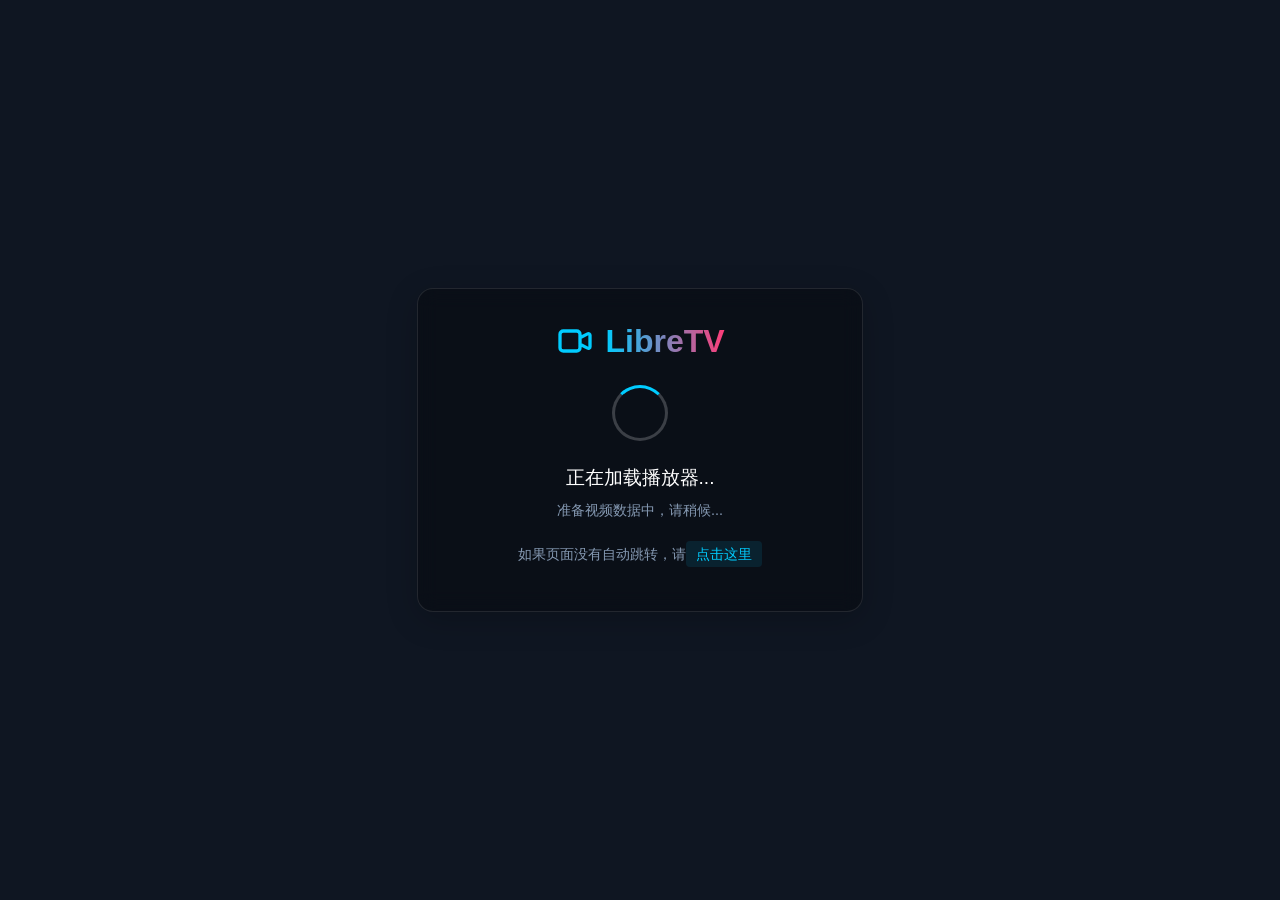
<file: watch.html>
<!DOCTYPE html>
<html lang="zh">
<head>
    <meta charset="UTF-8">
    <meta name="viewport" content="width=device-width, initial-scale=1.0">
    <meta http-equiv="refresh" content="3; url=player.html">
    <title>正在跳转到播放器...</title>
    <link rel="manifest" href="manifest.json">
    <link rel="stylesheet" href="css/watch.css">
    <script src="js/watch.js"></script>
</head>
<body>
    <div class="redirect-container">
        <div class="logo-container">
            <svg class="logo-icon" fill="none" stroke="currentColor" viewBox="0 0 24 24">
                <path stroke-linecap="round" stroke-linejoin="round" stroke-width="2" d="M15 10l4.553-2.276A1 1 0 0121 8.618v6.764a1 1 0 01-1.447.894L15 14M5 18h8a2 2 0 002-2V8a2 2 0 00-2-2H5a2 2 0 00-2 2v8a2 2 0 002 2z"></path>
            </svg>
            <h1 class="logo-text">LibreTV</h1>
        </div>
        <div class="loading-animation"></div>
        <div class="redirect-message">正在加载播放器...</div>
        <div id="redirect-status">准备视频数据中，请稍候...</div>
        <p class="redirect-hint">如果页面没有自动跳转，请<a href="player.html" id="manual-redirect">点击这里</a></p>
    </div>
</body>
</html>
</file>
<file: css/styles.css>
/* 
LibreTV 全局样式
包含多个页面共享的基础样式
对于特定页面的样式，请参考:
- index.css: 首页特定样式
- player.css: 播放器页面特定样式
- watch.css: 重定向页面特定样式
- modals.css: 模态框和提示框样式
*/

.close-btn {
    position: absolute;
    top: 12px;
    right: 12px;
    background: #222;
    border: 1px solid #333;
    border-radius: 8px;
    padding: 6px;
    color: white;
    display: flex;
    align-items: center;
    justify-content: center;
    cursor: pointer;
    transition: all 0.2s ease;
    z-index: 10;
}

.close-btn:hover {
    background: #333;
    border-color: #555;
}

.close-btn svg {
    width: 16px;
    height: 16px;
    stroke: currentColor;
}

:root {
    /* 赛博影视主题配色方案 - 柔和版 */
    --primary-color: #00ccff;       /* 霓虹蓝主色调 */
    --primary-light: #33d6ff;       /* 浅霓虹蓝变体 */
    --secondary-color: #0f1622;     /* 深蓝黑背景色 */
    --accent-color: #ff3c78;        /* 霓虹粉强调色 */
    --text-color: #e6f2ff;          /* 柔和的蓝白色文本 */
    --text-muted: #8599b2;          /* 淡蓝灰色次级文本 */
    --border-color: rgba(0, 204, 255, 0.15);
    --page-gradient-start: #0f1622; /* 深蓝黑起始色 */
    --page-gradient-end: #192231;   /* 深靛蓝结束色 */
    --card-gradient-start: #121b29; /* 卡片起始色 */
    --card-gradient-end: #1c2939;   /* 卡片结束色 */
    --card-accent: rgba(0, 204, 255, 0.12); /* 霓虹蓝卡片强调色 */
    --card-hover-border: rgba(0, 204, 255, 0.5); /* 悬停边框颜色 */
}

.page-bg {
    background: linear-gradient(180deg, var(--page-gradient-start), var(--page-gradient-end));
    min-height: 100vh;
    /* 柔和赛博点状背景 */
    background-image: 
        linear-gradient(180deg, var(--page-gradient-start), var(--page-gradient-end)),
        radial-gradient(circle at 25px 25px, rgba(0, 204, 255, 0.04) 2px, transparent 3px),
        radial-gradient(circle at 75px 75px, rgba(255, 60, 120, 0.02) 1px, transparent 2px),
        radial-gradient(circle at 50px 50px, rgba(150, 255, 250, 0.015) 1px, transparent 2px);
    background-blend-mode: normal;
    background-size: cover, 100px 100px, 50px 50px, 75px 75px;
}

button, .card-hover {
    transition: all 0.3s ease;
}

/* 改进卡片适应不同内容长度 */
.card-hover {
    border: 1px solid var(--border-color);
    background: linear-gradient(135deg, var(--card-gradient-start), var(--card-gradient-end));
    box-shadow: 0 4px 12px rgba(0, 0, 0, 0.5);
    position: relative;
    overflow: hidden;
    border-radius: 6px;
    display: flex;
    flex-direction: column;
    height: 100%;
}

/* 确保卡片内容区域高度一致性 */
.card-hover .flex-grow {
    min-height: unset; /* 移除最小高度限制，让内容自然流动 */
    display: flex;
    flex-direction: column;
}

/* 针对不同长度的标题优化显示 */
.card-hover h3 {
    min-height: unset;
    max-height: unset;
    display: -webkit-box;
    -webkit-box-orient: vertical;
    overflow: hidden;
    text-overflow: ellipsis;
    -webkit-line-clamp: 2;
    line-height: 1.2rem;
    word-break: break-word; /* 允许在任何字符间断行 */
    hyphens: auto; /* 允许断词 */
}

.card-hover::before {
    content: "";
    position: absolute;
    top: 0;
    left: -100%;
    width: 100%;
    height: 100%;
    background: linear-gradient(90deg, transparent, var(--card-accent), transparent);
    transition: left 0.6s ease;
}

.card-hover:hover {
    border-color: var(--card-hover-border);
    transform: translateY(-3px);
    box-shadow: 0 6px 12px rgba(0, 0, 0, 0.5);
}

.card-hover:hover::before {
    left: 100%;
}

.gradient-text {
    background: linear-gradient(to right, var(--primary-color), var(--accent-color));
    -webkit-background-clip: text;
    -webkit-text-fill-color: transparent;
}

/* 改进设置面板样式 */
.settings-panel {
    scrollbar-width: thin;
    scrollbar-color: #444 #222;
    transform: translateX(100%);
    transition: transform 0.3s ease;
    background: linear-gradient(135deg, var(--page-gradient-end), var(--page-gradient-start));
    border-left: 1px solid var(--primary-color);
}

.settings-panel.show {
    transform: translateX(0);
}

.settings-panel::-webkit-scrollbar {
    width: 6px;
}

.settings-panel::-webkit-scrollbar-track {
    background: transparent;
}

.settings-panel::-webkit-scrollbar-thumb {
    background-color: #444;
    border-radius: 4px;
}

.search-button {
    background: var(--primary-color);
    color: var(--text-color);
}

.search-button:hover {
    background: var(--primary-light);
}

::-webkit-scrollbar {
    width: 8px;
    height: 8px;
}

::-webkit-scrollbar-track {
    background: #111;
    border-radius: 4px;
}

::-webkit-scrollbar-thumb {
    background: #333;
    border-radius: 4px;
    transition: all 0.3s ease;
}

::-webkit-scrollbar-thumb:hover {
    background: #444;
}

* {
    scrollbar-width: thin;
    scrollbar-color: #333 #111;
}

.search-tag {
    background: linear-gradient(135deg, var(--card-gradient-start), var(--card-gradient-end));
    color: var(--text-color);
    padding: 0.5rem 1rem;
    border-radius: 0.5rem;
    font-size: 0.875rem;
    border: 1px solid var(--border-color);
    box-shadow: 0 2px 4px rgba(0, 0, 0, 0.2);
}

.search-tag:hover {
    background: linear-gradient(135deg, var(--card-gradient-end), var(--card-gradient-start));
    border-color: var(--primary-color);
}

.footer {
    width: 100%;
    transition: all 0.3s ease;
    margin-top: auto;
    background: linear-gradient(to bottom, transparent, var(--page-gradient-start));
    border-top: 1px solid var(--border-color);
}

.footer a:hover {
    text-decoration: underline;
}

body {
    display: flex;
    flex-direction: column;
    min-height: 100vh;
}

.container {
    flex: 1;
}

@media screen and (min-height: 800px) {
    body {
        display: flex;
        flex-direction: column;
        min-height: 100vh;
    }
    
    .container {
        flex: 1;
    }
    
    .footer {
        margin-top: auto;
    }
}

@media screen and (max-width: 640px) {
    .footer {
        padding-bottom: 2rem;
    }
}

/* 移动端布局优化 */
@media screen and (max-width: 768px) {
    .card-hover h3 {
        min-height: 2.5rem;
    }
    
    .card-hover .flex-grow {
        min-height: 80px;
    }
}

@keyframes fadeIn {
    from { opacity: 0; }
    to { opacity: 1; }
}

@keyframes fadeOut {
    from { opacity: 1; }
    to { opacity: 0; }
}

#modal.show {
    animation: fadeIn 0.3s forwards;
}

#modal.hide {
    animation: fadeOut 0.3s forwards;
}

#modal > div {
    background: linear-gradient(135deg, var(--card-gradient-start), var(--card-gradient-end));
    border: 1px solid var(--primary-color);
    box-shadow: 0 10px 30px rgba(0, 0, 0, 0.7), 0 0 15px rgba(0, 204, 255, 0.1);
    border-radius: 8px;
}

#episodesGrid button {
    background: rgba(0, 204, 255, 0.08);
    border: 1px solid rgba(0, 204, 255, 0.2);
    transition: all 0.2s ease;
}

#episodesGrid button:hover {
    background: rgba(0, 204, 255, 0.15);
    border-color: var(--primary-color);
    box-shadow: 0 0 8px rgba(0, 204, 255, 0.3);
}

#yellowFilterToggle:checked + .toggle-bg {
    background-color: var(--primary-color);
}

#yellowFilterToggle:checked ~ .toggle-dot {
    transform: translateX(1.5rem);
}

#yellowFilterToggle:focus + .toggle-bg,
#yellowFilterToggle:hover + .toggle-bg {
    box-shadow: 0 0 0 2px rgba(0, 204, 255, 0.3);
}

/* 添加广告过滤开关的CSS */
#adFilterToggle:checked + .toggle-bg {
    background-color: var(--primary-color);
}

#adFilterToggle:checked ~ .toggle-dot {
    transform: translateX(1.5rem);
}

#adFilterToggle:focus + .toggle-bg,
#adFilterToggle:hover + .toggle-bg {
    box-shadow: 0 0 0 2px rgba(0, 204, 255, 0.3);
}

.toggle-dot {
    transition: transform 0.3s ease-in-out;
    box-shadow: 0 2px 4px rgba(0,0,0,0.2);
}

.toggle-bg {
    transition: background-color 0.3s ease-in-out;
}

#yellowFilterToggle:checked ~ .toggle-dot {
    box-shadow: 0 2px 4px rgba(0, 204, 255, 0.3);
}

#adFilterToggle:checked ~ .toggle-dot {
    box-shadow: 0 2px 4px rgba(0, 204, 255, 0.3);
}

/* 添加API复选框样式 */
.form-checkbox {
    appearance: none;
    -webkit-appearance: none;
    -moz-appearance: none;
    height: 14px;
    width: 14px;
    background-color: #222;
    border: 1px solid #333;
    border-radius: 3px;
    cursor: pointer;
    position: relative;
    outline: none;
}

.form-checkbox:checked {
    background-color: var(--primary-color);
    border-color: var(--primary-color);
}

.form-checkbox:checked::after {
    content: '';
    position: absolute;
    left: 4px;
    top: 1px;
    width: 4px;
    height: 8px;
    border: solid white;
    border-width: 0 2px 2px 0;
    transform: rotate(45deg);
}

/* API滚动区域美化 */
#apiCheckboxes {
    scrollbar-width: thin;
    scrollbar-color: #444 #222;
}

#apiCheckboxes::-webkit-scrollbar {
    width: 6px;
}

#apiCheckboxes::-webkit-scrollbar-track {
    background: #222;
    border-radius: 4px;
}

#apiCheckboxes::-webkit-scrollbar-thumb {
    background-color: #444;
    border-radius: 4px;
}

/* 自定义API列表样式 */
#customApisList {
    scrollbar-width: thin;
    scrollbar-color: #444 #222;
}

#customApisList::-webkit-scrollbar {
    width: 6px;
}

#customApisList::-webkit-scrollbar-track {
    background: transparent;
}

#customApisList::-webkit-scrollbar-thumb {
    background-color: #444;
    border-radius: 4px;
}

/* 设置面板滚动样式 */
.settings-panel {
    scrollbar-width: thin;
    scrollbar-color: #444 #222;
}

.settings-panel::-webkit-scrollbar {
    width: 6px;
}

.settings-panel::-webkit-scrollbar-track {
    background: transparent;
}

.settings-panel::-webkit-scrollbar-thumb {
    background-color: #444;
    border-radius: 4px;
}

/* 添加自定义API表单动画 */
#addCustomApiForm {
    transition: all 0.3s ease;
    max-height: 0;
    opacity: 0;
    overflow: hidden;
}

#addCustomApiForm.hidden {
    max-height: 0;
    padding: 0;
    opacity: 0;
}

#addCustomApiForm:not(.hidden) {
    max-height: 230px;
    opacity: 1;
}

/* 成人内容API标记样式 */
.api-adult + label {
    color: #ff6b8b !important;
}

/* 添加警告图标和标签样式 */
.adult-warning {
    display: inline-flex;
    align-items: center;
    margin-left: 0.25rem;
    color: #ff6b8b;
}

.adult-warning svg {
    width: 12px;
    height: 12px;
    margin-right: 4px;
}

/* 过滤器禁用样式 */
.filter-disabled {
    opacity: 0.5;
    pointer-events: none;
    cursor: not-allowed;
}

/* API组标题样式 */
.api-group-title {
    grid-column: span 2;
    padding: 0.25rem 0;
    margin-top: 0.5rem;
    border-top: 1px solid #333;
    color: #8599b2;
    font-size: 0.75rem;
    text-transform: uppercase;
    letter-spacing: 0.05em;
}

.api-group-title.adult {
    color: #ff6b8b;
}

/* 过滤器禁用样式 - 改进版本 */
.filter-disabled {
    position: relative;
}

.filter-disabled::after {
    content: '';
    position: absolute;
    top: 0;
    left: 0;
    width: 100%;
    height: 100%;
    background-color: rgba(0,0,0,0.4);
    border-radius: 0.5rem;
    z-index: 5;
}

.filter-disabled > * {
    opacity: 0.7;
}

.filter-disabled .toggle-bg {
    background-color: #333 !important;
}

.filter-disabled .toggle-dot {
    transform: translateX(0) !important;
    background-color: #666 !important;
}

/* 改进过滤器禁用样式 */
.filter-disabled .filter-description {
    color: #ff6b8b !important;
    font-style: italic;
    font-weight: 500;
}

/* 修改过滤器禁用样式，确保文字清晰可见 */
.filter-disabled {
    position: relative;
}

.filter-disabled::after {
    content: '';
    position: absolute;
    top: 0;
    left: 0;
    width: 100%;
    height: 100%;
    background-color: rgba(0,0,0,0.3);
    border-radius: 0.5rem;
    z-index: 5;
}

.filter-disabled > * {
    opacity: 1; /* 提高子元素不透明度，保证可见性 */
    z-index: 6; /* 确保内容在遮罩上方 */
}

/* 改进过滤器禁用状态下的描述样式 */
.filter-disabled .filter-description {
    color: #ff7b9d !important; /* 更亮的粉色 */
    font-style: italic;
    font-weight: 500;
    text-shadow: 0 0 2px rgba(0,0,0,0.8); /* 添加文字阴影提高对比度 */
}

/* 开关的禁用样式 */
.filter-disabled .toggle-bg {
    background-color: #444 !important;
    opacity: 0.8;
}

.filter-disabled .toggle-dot {
    transform: translateX(0) ;
    background-color: #777 ;
    opacity: 0.9;
}

/* 警告提示样式改进 */
.filter-tooltip {
    background-color: rgba(255, 61, 87, 0.1);
    border: 1px solid rgba(255, 61, 87, 0.2);
    border-radius: 0.25rem;
    padding: 0.5rem;
    margin-top: 0.5rem;
    display: flex;
    align-items: center;
    font-size: 0.75rem;
    line-height: 1.25;
    position: relative;
    z-index: 10;
}

.filter-tooltip svg {
    flex-shrink: 0;
    width: 14px;
    height: 14px;
    margin-right: 0.35rem;
}

/* 编辑按钮样式 */
.custom-api-edit {
    color: #3b82f6;
    transition: color 0.2s ease;
}

.custom-api-edit:hover {
    color: #2563eb;
}

/* 自定义API条目样式改进 */
#customApisList .api-item {
    display: flex;
    align-items: center;
    justify-content: space-between;
    padding: 0.25rem 0.5rem;
    margin-bottom: 0.25rem;
    background-color: #222;
    border-radius: 0.25rem;
    transition: background-color 0.2s ease;
}

#customApisList .api-item:hover {
    background-color: #2a2a2a;
}

/* 成人内容标签样式 */
.adult-tag {
    display: inline-flex;
    align-items: center;
    color: #ff6b8b;
    font-size: 0.7rem;
    font-weight: 500;
    margin-right: 0.35rem;
}

/* 历史记录面板样式 */
.history-panel {
    box-shadow: 2px 0 10px rgba(0,0,0,0.5);
    transition: transform 0.3s ease-in-out;
    overflow-y: scroll; /* 始终显示滚动条，防止宽度变化 */
    overflow-x: hidden; /* 防止水平滚动 */
    width: 320px; /* 固定宽度 */
    box-sizing: border-box; /* 确保padding不影响总宽度 */
    scrollbar-gutter: stable; /* 现代浏览器：为滚动条预留空间 */
}

.history-panel.show {
    transform: translateX(0);
}

#historyList {
    padding-right: 6px; /* 为滚动条预留空间，确保内容不被挤压 */
}

/* 历史记录项样式优化 */
.history-item {
    background: #1a1a1a;
    border-radius: 6px; /* 减小圆角 */
    border: 1px solid #333;
    overflow: hidden;
    transition: all 0.2s ease;
    padding: 10px 14px;
    position: relative;
    margin-bottom: 8px; /* 减小底部间距 */
    width: 100%; /* 确保宽度一致 */
}

.history-item:hover {
    transform: translateY(-2px);
    border-color: #444;
    box-shadow: 0 4px 8px rgba(0,0,0,0.2);
}

/* 添加组悬停效果，使删除按钮在悬停时显示 */
.history-item .delete-btn {
    opacity: 0;
    transition: opacity 0.2s ease;
}

.history-item:hover .delete-btn {
    opacity: 1;
}

.history-info {
    padding: 0; /* 移除额外的内边距 */
    min-height: 70px;
}

.history-title {
    font-weight: 500;
    font-size: 0.95rem; /* 减小字体大小 */
    margin-bottom: 2px; /* 减小底部边距 */
    overflow: hidden;
    text-overflow: ellipsis;
    white-space: nowrap;
}

.history-meta {
    color: #bbb;
    font-size: 0.75rem; /* 减小字体大小 */
    display: flex;
    flex-wrap: wrap;
    margin-bottom: 1px; /* 减小边距 */
}

.history-episode {
    color: #3b82f6;
}

.history-source {
    color: #10b981;
}

.history-time {
    color: #888;
    font-size: 0.7rem; /* 减小字体大小 */
    margin-top: 1px; /* 减小顶部边距 */
}

.history-separator {
    color: #666;
}

.history-thumbnail {
    width: 100%;
    height: 90px;
    background-color: #222;
    overflow: hidden;
}

.history-thumbnail img {
    width: 100%;
    height: 100%;
    object-fit: cover;
}

.history-info {
    padding: 10px;
}

.history-time {
    color: #888;
    font-size: 0.8rem;
    margin-top: 4px;
}

.history-title {
    font-weight: 500;
    white-space: nowrap;
    overflow: hidden;
    text-overflow: ellipsis;
}

/* 添加播放进度条样式 */
.history-progress {
    margin: 5px 0;
}

.progress-bar {
    height: 3px;
    background-color: rgba(255, 255, 255, 0.1);
    border-radius: 2px;
    overflow: hidden;
    margin-bottom: 2px;
}

.progress-filled {
    height: 100%;
    background: linear-gradient(to right, #00ccff, #3b82f6);
    border-radius: 2px;
}

.progress-text {
    font-size: 10px;
    color: #888;
    text-align: right;
}

/* 添加恢复播放提示样式 */
.position-restore-hint {
    position: absolute;
    bottom: 60px;
    left: 50%;
    transform: translateX(-50%) translateY(20px);
    background-color: rgba(0, 0, 0, 0.7);
    color: white;
    padding: 8px 16px;
    border-radius: 4px;
    font-size: 14px;
    z-index: 100;
    opacity: 0;
    transition: all 0.3s ease;
}

.position-restore-hint.show {
    opacity: 1;
    transform: translateX(-50%) translateY(0);
}

/* 锁定控制时屏蔽交互 */
.player-container.controls-locked .dplayer-controller,
.player-container.controls-locked .dplayer-mask,
.player-container.controls-locked .dplayer-bar-wrap,
.player-container.controls-locked .dplayer-statusbar,
.player-container.controls-locked .shortcut-hint {
    opacity: 0 !important;
    pointer-events: none !important;
}
/* 保留锁按钮可见可点 */
.player-container.controls-locked #lockToggle {
    opacity: 1 !important;
    pointer-events: auto !important;
}

/* 播放器顶部header移动端优化 */
.player-header {
    gap: 0.5rem;
}
.custom-title-scroll {
    overflow-x: auto;
    white-space: nowrap;
    text-overflow: ellipsis;
    -webkit-overflow-scrolling: touch;
    scrollbar-width: none;
}
.custom-title-scroll::-webkit-scrollbar {
    display: none;
}
.logo-text {
    display: inline;
}
.home-btn-text {
    display: inline;
}
@media (max-width: 640px) {
    .logo-text {
        display: none;
    }
    .home-btn-text {
        display: none;
    }
    .logo-icon {
        margin-right: 0;
    }
    .home-btn svg {
        margin-right: 0;
    }
    .player-header {
        padding-left: 2px !important;
        padding-right: 2px !important;
    }
    .custom-title-scroll {
        font-size: 1rem;
    }
}

/* 搜索结果卡片优化：横向布局 */
.search-card-img-container {
    width: 100px;  /* 增加宽度，从80px到100px */
    height: 150px; /* 增加高度，从120px到150px */
    overflow: hidden;
    background-color: #191919;
}

/* 确保图片不会被拉伸，并且能够正确显示 */
.search-card-img-container img {
    width: 100%;
    height: 100%;
    object-fit: cover;
}

/* 针对搜索结果卡片修改网格布局以适应横向卡片 */
@media (max-width: 640px) {
    #results {
        grid-template-columns: repeat(1, minmax(0, 1fr)) !important;
    }
}

/* 响应式调整：在小屏幕上依然保持较好的视觉效果 */
@media (min-width: 641px) and (max-width: 768px) {
    #results {
        grid-template-columns: repeat(2, minmax(0, 1fr)) !important;
    }
}

/* 调整网格布局，减少每行卡片数量以适应更大尺寸的卡片 */
@media (min-width: 769px) and (max-width: 1024px) {
    #results {
        grid-template-columns: repeat(3, minmax(0, 1fr)) !important;
    }
}

@media (min-width: 1025px) {
    #results {
        grid-template-columns: repeat(4, minmax(0, 1fr)) !important;
    }
}

/* 优化卡片内元素间距 */
.card-hover .p-2 {
    padding: 0.75rem; /* 增加内边距 */
}

/* 增加卡片内字体大小 */
.card-hover h3 {
    font-size: 0.95rem; /* 增加标题字体大小 */
    line-height: 1.3rem;
    margin-bottom: 0.5rem;
}

.card-hover p {
    font-size: 0.8rem; /* 增加描述字体大小 */
}

/* 优化卡片内元素间距 */
.card-hover .p-2 {
    padding: 0.5rem;
}

/* 确保Toast显示在顶层并有适当的转换效果 */
#toast {
    z-index: 9999; /* 确保显示在最上层 */
    box-shadow: 0 4px 12px rgba(0, 0, 0, 0.3);
    min-width: 200px;
    text-align: center;
    pointer-events: none; /* 防止toast阻挡点击事件 */
    transform: translateX(-50%) translateY(0);
    transition: opacity 0.3s ease, transform 0.3s ease;
}

#toast.hidden {
    opacity: 0;
    transform: translateX(-50%) translateY(-100%);
}

/* 详情模态框样式优化 */
#modal .modal-detail-info {
    background: linear-gradient(135deg, #0a0a0a, #111);
    border: 1px solid #222;
    border-radius: 8px;
    padding: 1rem;
    margin-bottom: 1.5rem;
}

#modal .detail-grid {
    display: grid;
    grid-template-columns: 1fr;
    gap: 0.75rem;
    font-size: 0.875rem;
}

@media (min-width: 768px) {
    #modal .detail-grid {
        grid-template-columns: 1fr 1fr;
    }
}

#modal .detail-item {
    display: flex;
    flex-wrap: wrap;
    gap: 0.5rem;
}

#modal .detail-label {
    color: #9ca3af;
    font-weight: 500;
    min-width: 3rem;
    flex-shrink: 0;
}

#modal .detail-value {
    color: white;
    flex: 1;
    word-break: break-word;
}

#modal .detail-desc {
    margin-top: 1rem;
    padding-top: 1rem;
    border-top: 1px solid #333;
}

#modal .detail-desc-content {
    color: #d1d5db;
    font-size: 0.875rem;
    line-height: 1.6;
    max-height: 8rem;
    overflow-y: auto;
    scrollbar-width: thin;
    scrollbar-color: #444 #222;
}

#modal .detail-desc-content::-webkit-scrollbar {
    width: 6px;
}

#modal .detail-desc-content::-webkit-scrollbar-track {
    background: #222;
    border-radius: 4px;
}

#modal .detail-desc-content::-webkit-scrollbar-thumb {
    background-color: #444;
    border-radius: 4px;
}

/* 集数统计信息样式 */
#modal .episode-stats {
    color: #9ca3af;
    font-size: 0.875rem;
    display: flex;
    align-items: center;
    gap: 0.5rem;
}

/* 移动端优化 */
@media (max-width: 640px) {
    #modal .detail-grid {
        gap: 0.5rem;
        font-size: 0.8rem;
    }
    
    #modal .detail-label {
        min-width: 2.5rem;
    }
    
    #modal .detail-desc-content {
        max-height: 6rem;
        font-size: 0.8rem;
    }
}
</file>
<file: css/index.css>
/* 主页特定样式 */

/* 历史记录和设置按钮定位样式 */
.top-corner-button {
    position: fixed;
    z-index: 10;
    background: #222;
    border: 1px solid #333;
    border-radius: 0.5rem;
    padding: 0.375rem 0.75rem;
    transition: all 0.2s ease;
}

.top-corner-button:hover {
    background: #333;
    border-color: white;
}

/* 搜索区域样式 */
.search-box {
    height: 3.5rem;
    box-shadow: 0 0 15px rgba(0, 0, 0, 0.2);
    border-radius: 0.5rem;
    overflow: hidden;
    display: flex;
    align-items: stretch;
}

.search-button {
    width: 5rem;
    display: flex;
    align-items: center;
    justify-content: center;
    background: white;
    color: black;
    font-weight: 500;
    transition: background-color 0.2s;
}

.search-button:hover {
    background: #f0f0f0;
}

.search-input {
    flex: 1;
    background: #111;
    border-top: 1px solid #333;
    border-bottom: 1px solid #333;
    color: white;
    padding: 0 1.5rem;
    font-size: 1rem;
    outline: none;
    transition: background-color 0.2s;
}

.search-input:focus {
    background: #191919;
}

/* 最近搜索记录样式 */
.recent-search-tag {
    display: inline-block;
    padding: 0.25rem 0.75rem;
    margin: 0.25rem;
    background: rgba(59, 130, 246, 0.1);
    border: 1px solid rgba(59, 130, 246, 0.2);
    border-radius: 0.5rem;
    color: #e5e7eb;
    font-size: 0.875rem;
    transition: all 0.2s;
}

.recent-search-tag:hover {
    background: rgba(59, 130, 246, 0.2);
    border-color: rgba(59, 130, 246, 0.4);
}

/* 豆瓣区域样式 */
.douban-container {
    margin: 2rem auto;
    max-width: 1280px;
    padding: 0 0.5rem;
}

.douban-header {
    display: flex;
    align-items: center;
    justify-content: space-between;
    margin-bottom: 1rem;
}

.douban-toggle {
    display: flex;
    align-items: center;
    background: #222;
    border-radius: 9999px;
    padding: 0.25rem;
}

.douban-toggle-button {
    padding: 0.25rem 0.75rem;
    font-size: 0.875rem;
    border-radius: 9999px;
}

.douban-toggle-button.active {
    background: #db2777;
    color: white;
}

.douban-toggle-button:not(.active) {
    color: #9ca3af;
}

.douban-toggle-button:not(.active):hover {
    color: white;
}

.douban-refresh-button {
    font-size: 0.875rem;
    padding: 0.25rem 0.75rem;
    background: #db2777;
    color: white;
    border-radius: 0.5rem;
    display: flex;
    align-items: center;
    gap: 0.25rem;
}

.douban-refresh-button:hover {
    background: #be185d;
}

.douban-tags-container {
    overflow-x: auto;
    padding-bottom: 0.5rem;
}

.douban-tags {
    display: flex;
    gap: 0.5rem;
    min-width: max-content;
}

.douban-tag {
    padding: 0.25rem 0.75rem;
    background: rgba(219, 39, 119, 0.1);
    border: 1px solid rgba(219, 39, 119, 0.2);
    border-radius: 0.5rem;
    color: #f9a8d4;
    font-size: 0.875rem;
    transition: all 0.2s;
}

.douban-tag:hover {
    background: rgba(219, 39, 119, 0.2);
    border-color: rgba(219, 39, 119, 0.4);
}

.douban-tag.active {
    background: #db2777;
    border-color: #db2777;
    color: white;
}

/* 搜索结果样式 */
.search-results-container {
    width: 100%;
    max-width: 1280px;
    margin: 0 auto;
    padding: 0 0.5rem;
}

.search-result-stats {
    text-align: right;
    font-size: 0.875rem;
    color: #9ca3af;
    margin-bottom: 1rem;
}

/* 响应式网格布局 */
.search-results-grid {
    display: grid;
    gap: 1rem;
}

@media (max-width: 640px) {
    .search-results-grid {
        grid-template-columns: 1fr;
    }
}

@media (min-width: 641px) and (max-width: 768px) {
    .search-results-grid {
        grid-template-columns: repeat(2, 1fr);
    }
}

@media (min-width: 769px) and (max-width: 1024px) {
    .search-results-grid {
        grid-template-columns: repeat(3, 1fr);
    }
}

@media (min-width: 1025px) {
    .search-results-grid {
        grid-template-columns: repeat(4, 1fr);
    }
}
</file>
<file: css/player.css>
body, html {
    margin: 0;
    padding: 0;
    width: 100%;
    height: 100%;
    background-color: #0f1622;
    color: white;
    padding-top: 37px;
}

/* Critical header and navigation styles */
.player-header {
    position: relative;
    z-index: 2147483647 !important;
    pointer-events: auto !important;
}

.player-header-fixed {
    position: fixed !important;
    top: 0;
    left: 0;
    width: 100vw;
    z-index: 9000 !important;
    pointer-events: auto !important;
    background: #111;
}

#homeButton { 
    pointer-events: auto !important; 
}

.home-button {
    background: none !important;
    border: none !important;
    padding: 0 !important;
}

/* Critical loading styles to prevent FOUC */
.player-placeholder {
    width: 100% !important;
    height: auto !important;
    aspect-ratio: 16/9 !important;
    background-color: #1f2937 !important;
    position: relative !important;
    display: block !important;
    border-radius: 8px !important;
    overflow: hidden !important;
}

.player-loading-container {
    width: 100% !important;
    height: 0 !important;
    padding-bottom: 56.25% !important;
    position: relative !important;
    background-color: #1f2937 !important;
    border-radius: 8px !important;
    overflow: hidden !important;
    display: block !important;
}

.player-loading-overlay {
    position: absolute !important;
    top: 0 !important;
    left: 0 !important;
    width: 100% !important;
    height: 100% !important;
    display: flex !important;
    flex-direction: column !important;
    align-items: center !important;
    justify-content: center !important;
    background-color: rgba(17, 24, 39, 0.7) !important;
}

.player-loading-spinner {
    width: 48px !important;
    height: 48px !important;
    border: 4px solid rgba(255, 255, 255, 0.1) !important;
    border-radius: 50% !important;
    border-top-color: #f97316 !important;
    position: relative !important;
    margin-bottom: 16px !important;
    animation: spin 1s linear infinite !important;
}

/* Critical styles for loading text */
.player-loading-text,
.player-loading-overlay div:nth-child(2),
div.player-loading-text {
    display: block !important;
    visibility: visible !important;
    opacity: 1 !important;
    color: #f9fafb !important;
    font-size: 16px !important;
    font-weight: 500 !important;
    margin-bottom: 8px !important;
    text-align: center !important;
    font-family: system-ui, -apple-system, sans-serif !important;
    line-height: 1.4 !important;
    text-shadow: 0 1px 2px rgba(0, 0, 0, 0.1) !important;
    pointer-events: none !important;
    z-index: 100 !important;
    background: transparent !important;
    max-width: 90% !important;
}

@keyframes player-spinner-rotate {
    to { transform: rotate(360deg); }
}

@keyframes spin {
    0% { transform: rotate(0deg); }
    100% { transform: rotate(360deg); }
}

/* ArtPlayer specific styles */
.art-video-player, .art-video-player video {
    width: 100% !important;
    height: 100% !important;
    min-height: 150px !important;
    max-height: 100vh !important;
    background: #000 !important;
    object-fit: contain !important;
    display: block !important;
}

/* Fix for Chrome-specific issues */
@media screen and (-webkit-min-device-pixel-ratio: 0) {
    .art-video-player video {
        transform: translateZ(0) !important;
        will-change: transform !important;
    }

    /* Force visibility of video element */
    .art-video-player.art-playing video {
        visibility: visible !important;
        opacity: 1 !important;
    }
}

.player-container {
    width: 100%;
    max-width: 1000px;
    margin: 0 auto;
}

#player {
    width: 100%;
    height: 60vh; /* 视频播放器高度 */
}

.loading-container {
    position: absolute;
    top: 0;
    left: 0;
    right: 0;
    bottom: 0;
    display: flex;
    align-items: center;
    justify-content: center;
    background-color: rgba(0, 0, 0, 0.7);
    color: white;
    z-index: 100;
    flex-direction: column;
}

.loading-spinner {
    width: 50px;
    height: 50px;
    border: 4px solid rgba(255, 255, 255, 0.3);
    border-radius: 50%;
    border-top-color: white;
    animation: spin 1s ease-in-out infinite;
    margin-bottom: 10px;
}

.error-container {
    position: absolute;
    top: 0;
    left: 0;
    right: 0;
    bottom: 0;
    display: none;
    align-items: center;
    justify-content: center;
    background-color: rgba(0, 0, 0, 0.7);
    color: white;
    z-index: 100;
    flex-direction: column;
    text-align: center;
    padding: 1rem;
}

.error-icon {
    font-size: 48px;
    margin-bottom: 10px;
}

.error-message-sub {
    margin-top: 10px;
    font-size: 14px;
    color: #aaa;
}

.episode-active {
    background-color: #3b82f6 !important;
    border-color: #60a5fa !important;
}

.episode-grid {
    max-height: 30vh;
    overflow-y: auto;
}

/* 恢复播放位置提示样式 */
.position-restore-hint {
    position: fixed;
    bottom: 20px;
    left: 50%;
    transform: translateX(-50%) translateY(100%);
    background-color: rgba(0, 0, 0, 0.8);
    color: white;
    padding: 10px 20px;
    border-radius: 4px;
    z-index: 1000;
    transition: transform 0.3s ease;
    font-size: 14px;
}

.position-restore-hint.show {
    transform: translateX(-50%) translateY(0);
}

.hint-content {
    display: flex;
    align-items: center;
    justify-content: center;
}

.switch {
    position: relative;
    display: inline-block;
    width: 46px;
    height: 24px;
}

.switch input {
    opacity: 0;
    width: 0;
    height: 0;
}

.slider {
    position: absolute;
    cursor: pointer;
    top: 0;
    left: 0;
    right: 0;
    bottom: 0;
    background-color: #333;
    transition: .4s;
    border-radius: 24px;
}

.slider:before {
    position: absolute;
    content: "";
    height: 18px;
    width: 18px;
    left: 3px;
    bottom: 3px;
    background-color: white;
    transition: .4s;
    border-radius: 50%;
}

input:checked + .slider {
    background-color: #00ccff;
}

input:checked + .slider:before {
    transform: translateX(22px);
}

/* 添加快捷键提示样式 */
.shortcut-hint {
    position: fixed;
    top: 50%;
    left: 50%;
    transform: translate(-50%, -50%);
    background-color: rgba(0, 0, 0, 0.8);
    color: white;
    padding: 1rem 2rem;
    border-radius: 0.5rem;
    font-size: 1.5rem;
    display: flex;
    align-items: center;
    gap: 0.5rem;
    z-index: 1000;
    opacity: 0;
    transition: opacity 0.3s ease;
}

.shortcut-hint.show {
    opacity: 1;
}

/* 原生全屏时，播放器容器铺满 */
.player-container:-webkit-full-screen,
.player-container:fullscreen {
    position: fixed;
    top: 0; left: 0;
    width: 100vw; height: 100vh;
    z-index: 10000;
    background-color: #000;
}

.player-container:-webkit-full-screen #player,
.player-container:fullscreen #player {
    width: 100%; height: 100%;
}

/* 资源信息卡片区 */
#resourceInfoBarContainer {
    align-items: center;
    border-radius: 0.5rem;
    box-shadow: 0 2px 8px rgba(0, 0, 0, 0.2);
}

.resource-info-bar-left {
    align-items: center;
    font-size: 1.1rem;
    font-weight: bold;
    color: #fff;
    flex: 1;
}

.resource-info-bar-videos {
    font-size: 1rem;
    font-weight: normal;
    margin-left: 10px;
    color: #ccc;
}

.resource-switch-btn {
    align-items: center;
    background: none;
    border: none;
    color: #a67c2d;
    font-weight: bold;
    font-size: 1rem;
    cursor: pointer;
    gap: 6px;
    padding: 6px 12px;
    border-radius: 0.5rem;
    transition: background 0.2s;
}

.resource-switch-btn:hover {
    background: #f5e9d7;
}

.resource-switch-btn:active {
    background: #f5e9d7;
}

.resource-switch-icon {
    width: 20px;
    height: 20px;
    margin-right: 0;
    color: #a67c2d;
    vertical-align: middle;
    transition: transform 0.3s;
}

/* 新增：移动端响应式样式 */
@media (max-width: 640px) {
    .episode-grid {
        max-height: 40vh; /* 移动端增加集数列表高度 */
    }

    /* 改进移动端按钮显示 */
    button {
        white-space: nowrap;
    }

    /* 控制栏在小屏幕上可能需要换行 */
    .player-container .flex-wrap {
        margin-bottom: 4px;
    }
}

/* 隐藏用户名输入框 */
#username {
    display: none !important;
}
</file>
<file: css/watch.css>
/* 添加重定向页面的基本样式 */
body {
    font-family: 'Segoe UI', Tahoma, Geneva, Verdana, sans-serif;
    background-color: #0f1622;
    color: white;
    margin: 0;
    padding: 0;
    height: 100vh;
    display: flex;
    align-items: center;
    justify-content: center;
}

.redirect-container {
    text-align: center;
    max-width: 90%;
    width: 380px;
    padding: 2rem;
    background-color: rgba(0, 0, 0, 0.3);
    border-radius: 16px;
    backdrop-filter: blur(10px);
    -webkit-backdrop-filter: blur(10px);
    box-shadow: 0 8px 32px rgba(0, 0, 0, 0.2);
    border: 1px solid rgba(255, 255, 255, 0.1);
}

.logo-container {
    display: flex;
    align-items: center;
    justify-content: center;
    margin-bottom: 1.5rem;
}

.logo-icon {
    width: 40px;
    height: 40px;
    color: #00ccff;
    margin-right: 10px;
}

.logo-text {
    font-size: 2rem;
    margin: 0;
    background: linear-gradient(to right, #00ccff, #ff3c78);
    -webkit-background-clip: text;
    -webkit-text-fill-color: transparent;
    background-clip: text;
}

.loading-animation {
    display: inline-block;
    width: 50px;
    height: 50px;
    border: 3px solid rgba(255, 255, 255, 0.2);
    border-radius: 50%;
    border-top-color: #00ccff;
    animation: spin 1s linear infinite;
    margin-bottom: 20px;
}

@keyframes spin {
    to { transform: rotate(360deg); }
}

.redirect-message {
    font-size: 1.2rem;
    margin-bottom: 10px;
    font-weight: 500;
}

#redirect-status {
    font-size: 0.9rem;
    color: #8599b2;
    margin-bottom: 1.5rem;
    height: 20px;
}

.redirect-hint {
    font-size: 0.9rem;
    color: #8599b2;
    margin-top: 20px;
}

.redirect-hint a {
    color: #00ccff;
    text-decoration: none;
    font-weight: 500;
    transition: all 0.2s ease;
    padding: 5px 10px;
    border-radius: 4px;
    background-color: rgba(0, 204, 255, 0.1);
}

.redirect-hint a:hover {
    background-color: rgba(0, 204, 255, 0.2);
    text-decoration: underline;
}

/* 移动端优化 */
@media (max-width: 480px) {
    .redirect-container {
        padding: 1.5rem;
        width: 85%;
    }

    .logo-icon {
        width: 30px;
        height: 30px;
    }

    .logo-text {
        font-size: 1.7rem;
    }

    .loading-animation {
        width: 40px;
        height: 40px;
        margin-bottom: 15px;
    }

    .redirect-message {
        font-size: 1rem;
    }

    #redirect-status {
        font-size: 0.8rem;
    }
}
</file>
